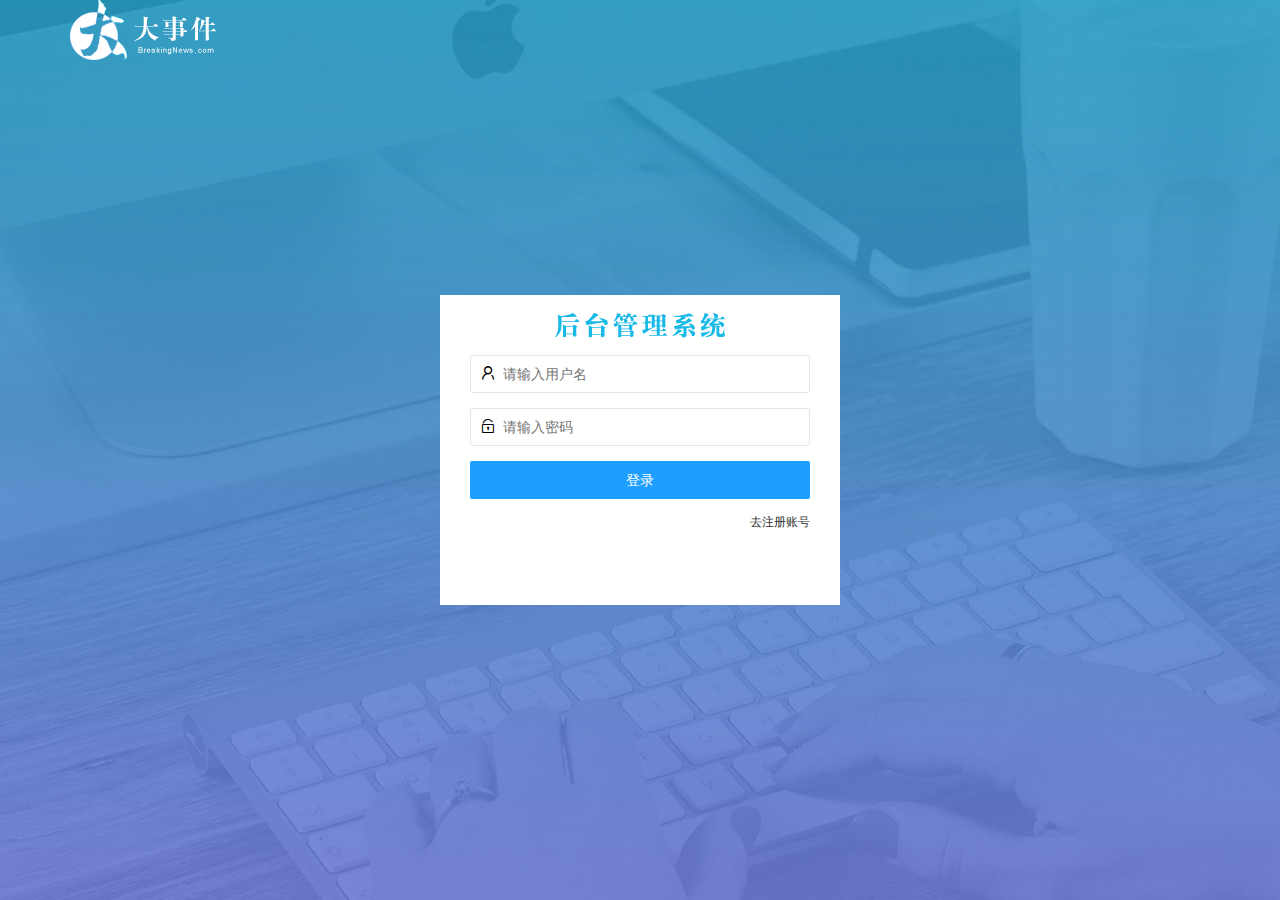
<file: login.html>
<!DOCTYPE html>
<html lang="en">


<head>
    <meta charset="UTF-8" />
    <meta name="viewport" content="width=device-width, initial-scale=1.0" />
    <title>大事件-登录/注册</title>
    <!-- 导入 LayUI 的样式 -->
    <link rel="stylesheet" href="/assets/lib/layui/css/layui.css" />
    <!-- 导入自己的样式表 -->
    <link rel="stylesheet" href=" /assets/css/login.css" />
</head>


<body>
    <!-- 头部的 Logo 区域 -->
    <div class="layui-main">
        <img src="/assets/images/logo.png" alt="" />
    </div>


    <!-- 登录注册区域 -->
    <div class="loginAndRegBox">
        <div class="title-box"></div>
        <!-- 登录的div -->
        <div class="login-box">
            <!-- 登录的表单 -->
            <form class="layui-form" action="" id="form_login">
                <!-- 用户名 -->
                <div class="layui-form-item">
                    <i class="layui-icon layui-icon-username"></i>
                    <input type="text" name="username" required lay-verify="required" placeholder="请输入用户名" autocomplete="off" class="layui-input" />
                </div>
                <!-- 密码 -->
                <div class="layui-form-item">
                    <i class="layui-icon layui-icon-password"></i>
                    <input type="password" name="password" required lay-verify="required|pwd" placeholder="请输入密码" autocomplete="off" class="layui-input" />
                </div>
                <!-- 登录按钮 -->
                <div class="layui-form-item">
                    <!-- 注意：表单提交按钮和普通按钮的区别，就是 lay-submit 属性 -->
                    <button class="layui-btn layui-btn-fluid layui-btn-normal" lay-submit>登录</button>
                </div>
                <div class="layui-form-item links">
                    <a href="javascript:;" id="link_reg">去注册账号</a>
                </div>
            </form>
        </div>
        <!-- 注册的div -->
        <div class="reg-box">
            <!-- 注册的表单 -->
            <form class="layui-form" action="" id="form_reg">
                <!-- 用户名 -->
                <div class="layui-form-item">
                    <i class="layui-icon layui-icon-username"></i>
                    <input type="text" name="username" required lay-verify="required" placeholder="请输入用户名" autocomplete="off" class="layui-input" />
                </div>
                <!-- 密码 -->
                <div class="layui-form-item">
                    <i class="layui-icon layui-icon-password"></i>
                    <input type="password" name="password" required lay-verify="required|pwd" placeholder="请输入密码" autocomplete="off" class="layui-input" />
                </div>
                <!-- 密码确认框 -->
                <div class="layui-form-item">
                    <i class="layui-icon layui-icon-password"></i>
                    <input type="password" name="repassword" required lay-verify="required|pwd|repwd" placeholder="再次确认密码" autocomplete="off" class="layui-input" />
                </div>
                <!-- 注册按钮 -->
                <div class="layui-form-item">
                    <!-- 注意：表单提交按钮和普通按钮的区别，就是 lay-submit 属性 -->
                    <button class="layui-btn layui-btn-fluid layui-btn-normal" lay-submit>注册</button>
                </div>
                <div class="layui-form-item links">
                    <a href="javascript:;" id="link_login">去登录</a>
                </div>
            </form>
        </div>
    </div>
    <script src="/assets/lib/layui/layui.all.js"></script>
    <script src="/assets/lib/jquery.js"></script>
    <script src="/assets/js/baseApi.js"></script>
    <script src="/assets/js/login.js"></script>
</body>


</html>
</file>
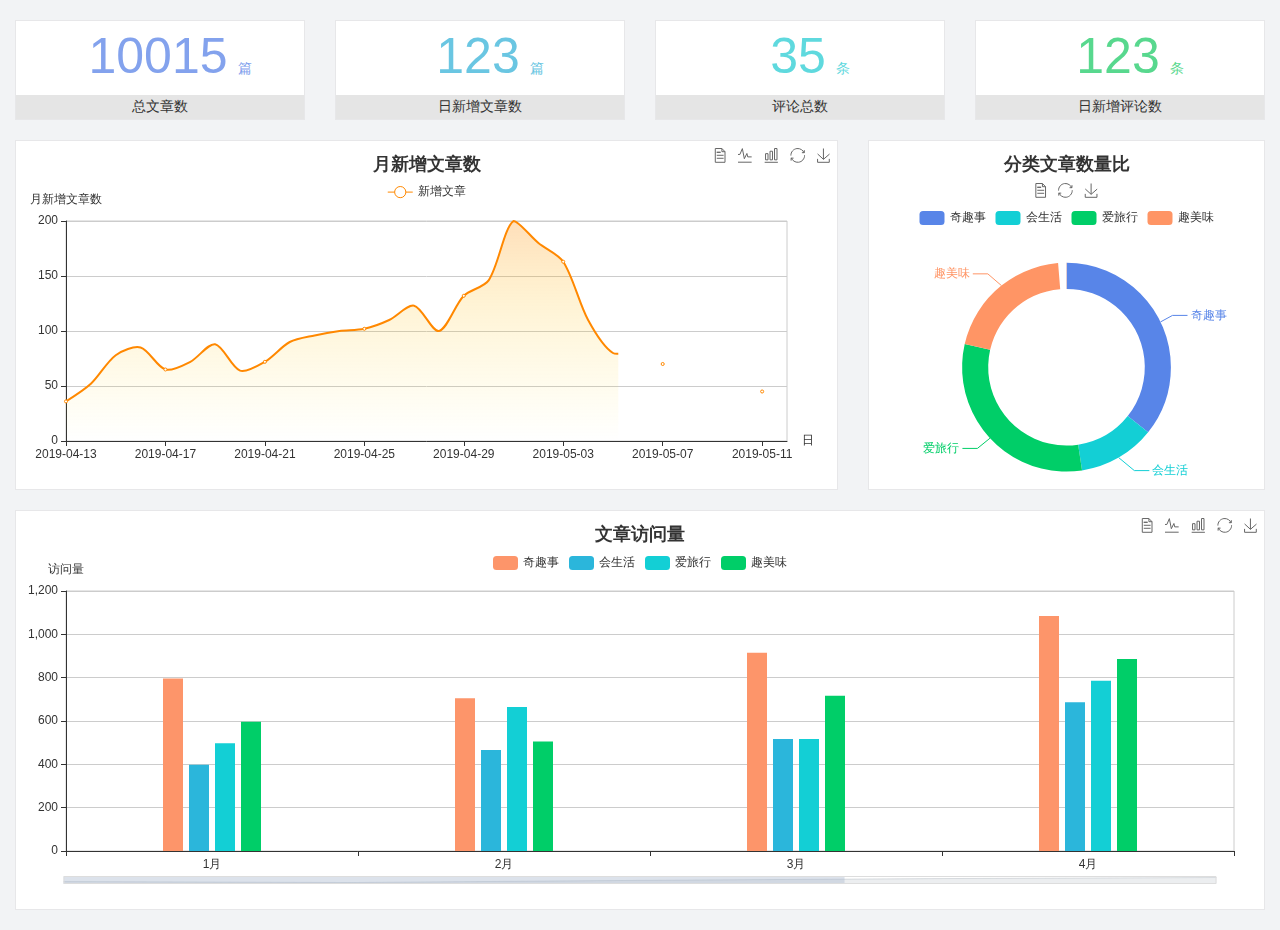
<file: home/dashboard.html>
<!DOCTYPE html>
<html lang="en">

<head>
  <meta charset="UTF-8">
  <meta name="viewport" content="width=device-width, initial-scale=1.0">
  <meta http-equiv="X-UA-Compatible" content="ie=edge">
  <title>图表统计</title>
  <link rel="stylesheet" href="../../assets/lib/bootstrap.css" />
  <link rel="stylesheet" href="../../assets/lib/main.css" />
  <script src="../../assets/lib/jquery.js"></script>
  <script type="text/javascript" src="../../assets/lib/echarts.min.js"></script>
</head>

<body>
  <div class="container-fluid">
    <div class="row spannel_list">
      <div class="col-sm-3 col-xs-6">
        <div class="spannel">
          <em>10015</em><span>篇</span>
          <b>总文章数</b>
        </div>
      </div>
      <div class="col-sm-3 col-xs-6">
        <div class="spannel scolor01">
          <em>123</em><span>篇</span>
          <b>日新增文章数</b>
        </div>
      </div>
      <div class="col-sm-3 col-xs-6">
        <div class="spannel scolor02">
          <em>35</em><span>条</span>
          <b>评论总数</b>
        </div>
      </div>
      <div class="col-sm-3 col-xs-6">
        <div class="spannel scolor03">
          <em>123</em><span>条</span>
          <b>日新增评论数</b>
        </div>
      </div>
    </div>
  </div>

  <div class="container-fluid">
    <div class="row curve-pie">
      <div class="col-lg-8 col-md-8">
        <div class="gragh_pannel" id="curve_show"></div>
      </div>
      <div class="col-lg-4 col-md-4">
        <div class="gragh_pannel" id="pie_show"></div>
      </div>
    </div>
  </div>

  <div class="container-fluid">
    <div class="column_pannel" id="column_show"></div>
  </div>

  <script>
    var oChart = echarts.init(document.getElementById('curve_show'));
    var aList_all = [
      { 'count': 36, 'date': '2019-04-13' },
      { 'count': 52, 'date': '2019-04-14' },
      { 'count': 78, 'date': '2019-04-15' },
      { 'count': 85, 'date': '2019-04-16' },
      { 'count': 65, 'date': '2019-04-17' },
      { 'count': 72, 'date': '2019-04-18' },
      { 'count': 88, 'date': '2019-04-19' },
      { 'count': 64, 'date': '2019-04-20' },
      { 'count': 72, 'date': '2019-04-21' },
      { 'count': 90, 'date': '2019-04-22' },
      { 'count': 96, 'date': '2019-04-23' },
      { 'count': 100, 'date': '2019-04-24' },
      { 'count': 102, 'date': '2019-04-25' },
      { 'count': 110, 'date': '2019-04-26' },
      { 'count': 123, 'date': '2019-04-27' },
      { 'count': 100, 'date': '2019-04-28' },
      { 'count': 132, 'date': '2019-04-29' },
      { 'count': 146, 'date': '2019-04-30' },
      { 'count': 200, 'date': '2019-05-01' },
      { 'count': 180, 'date': '2019-05-02' },
      { 'count': 163, 'date': '2019-05-03' },
      { 'count': 110, 'date': '2019-05-04' },
      { 'count': 80, 'date': '2019-05-05' },
      { 'count': 82, 'date': '2019-05-06' },
      { 'count': 70, 'date': '2019-05-07' },
      { 'count': 65, 'date': '2019-05-08' },
      { 'count': 54, 'date': '2019-05-09' },
      { 'count': 40, 'date': '2019-05-10' },
      { 'count': 45, 'date': '2019-05-11' },
      { 'count': 38, 'date': '2019-05-12' },
    ];

    let aCount = [];
    let aDate = [];

    for (var i = 0; i < aList_all.length; i++) {
      aCount.push(aList_all[i].count);
      aDate.push(aList_all[i].date);
    }

    var chartopt = {
      title: {
        text: '月新增文章数',
        left: 'center',
        top: '10'
      },
      tooltip: {
        trigger: 'axis'
      },
      legend: {
        data: ['新增文章'],
        top: '40'
      },
      toolbox: {
        show: true,
        feature: {
          mark: { show: true },
          dataView: { show: true, readOnly: false },
          magicType: { show: true, type: ['line', 'bar'] },
          restore: { show: true },
          saveAsImage: { show: true }
        }
      },
      calculable: true,
      xAxis: [
        {
          name: '日',
          type: 'category',
          boundaryGap: false,
          data: aDate
        }
      ],
      yAxis: [
        {
          name: '月新增文章数',
          type: 'value'
        }
      ],
      series: [
        {
          name: '新增文章',
          type: 'line',
          smooth: true,
          itemStyle: { normal: { areaStyle: { type: 'default' }, color: '#f80' }, lineStyle: { color: '#f80' } },
          data: aCount
        }],
      areaStyle: {
        normal: {
          color: new echarts.graphic.LinearGradient(0, 0, 0, 1, [{
            offset: 0,
            color: 'rgba(255,136,0,0.39)'
          }, {
            offset: .34,
            color: 'rgba(255,180,0,0.25)'
          }, {
            offset: 1,
            color: 'rgba(255,222,0,0.00)'
          }])

        }
      },
      grid: {
        show: true,
        x: 50,
        x2: 50,
        y: 80,
        height: 220
      }
    };

    oChart.setOption(chartopt);


    var oPie = echarts.init(document.getElementById('pie_show'));
    var oPieopt =
    {
      title: {
        top: 10,
        text: '分类文章数量比',
        x: 'center'
      },
      tooltip: {
        trigger: 'item',
        formatter: "{a} <br/>{b} : {c} ({d}%)"
      },
      color: ['#5885e8', '#13cfd5', '#00ce68', '#ff9565'],
      legend: {
        x: 'center',
        top: 65,
        data: ['奇趣事', '会生活', '爱旅行', '趣美味']
      },
      toolbox: {
        show: true,
        x: 'center',
        top: 35,
        feature: {
          mark: { show: true },
          dataView: { show: true, readOnly: false },
          magicType: {
            show: true,
            type: ['pie', 'funnel'],
            option: {
              funnel: {
                x: '25%',
                width: '50%',
                funnelAlign: 'left',
                max: 1548
              }
            }
          },
          restore: { show: true },
          saveAsImage: { show: true }
        }
      },
      calculable: true,
      series: [
        {
          name: '访问来源',
          type: 'pie',
          radius: ['45%', '60%'],
          center: ['50%', '65%'],
          data: [
            { value: 300, name: '奇趣事' },
            { value: 100, name: '会生活' },
            { value: 260, name: '爱旅行' },
            { value: 180, name: '趣美味' }
          ]
        }
      ]
    };
    oPie.setOption(oPieopt);



    var oColumn = this.echarts.init(document.getElementById('column_show'));
    var oColumnopt =
    {
      title: {
        text: '文章访问量',
        left: 'center',
        top: '10'
      },
      tooltip: {
        trigger: 'axis'
      },
      legend: {
        data: ['奇趣事', '会生活', '爱旅行', '趣美味'],
        top: '40'
      },
      toolbox: {
        show: true,
        feature: {
          mark: { show: true },
          dataView: { show: true, readOnly: false },
          magicType: { show: true, type: ['line', 'bar'] },
          restore: { show: true },
          saveAsImage: { show: true }
        }
      },
      calculable: true,
      xAxis: [
        {
          type: 'category',
          data: ['1月', '2月', '3月', '4月', '5月']
        }
      ],
      yAxis: [
        {
          name: '访问量',
          type: 'value'
        }
      ],
      series: [
        {
          name: '奇趣事',
          type: 'bar',
          barWidth: 20,
          itemStyle: {
            normal: { areaStyle: { type: 'default' }, color: '#fd956a' }
          },
          data: [800, 708, 920, 1090, 1200]
        },
        {
          name: '会生活',
          type: 'bar',
          barWidth: 20,
          itemStyle: {
            normal: { areaStyle: { type: 'default' }, color: '#2bb6db' }
          },
          data: [400, 468, 520, 690, 800]
        },
        {
          name: '爱旅行',
          type: 'bar',
          barWidth: 20,
          itemStyle: {
            normal: { areaStyle: { type: 'default' }, color: '#13cfd5' }
          },
          data: [500, 668, 520, 790, 900]
        },
        {
          name: '趣美味',
          type: 'bar',
          barWidth: 20,
          itemStyle: {
            normal: { areaStyle: { type: 'default' }, color: '#00ce68' }
          },
          data: [600, 508, 720, 890, 1000]
        }
      ],
      grid: {
        show: true,
        x: 50,
        x2: 30,
        y: 80,
        height: 260
      },
      dataZoom: [//给x轴设置滚动条
        {
          start: 0,//默认为0
          end: 100 - 1000 / 31,//默认为100
          type: 'slider',
          show: true,
          xAxisIndex: [0],
          handleSize: 0,//滑动条的 左右2个滑动条的大小
          height: 8,//组件高度
          left: 45, //左边的距离
          right: 50,//右边的距离
          bottom: 26,//右边的距离
          handleColor: '#ddd',//h滑动图标的颜色
          handleStyle: {
            borderColor: "#cacaca",
            borderWidth: "1",
            shadowBlur: 2,
            background: "#ddd",
            shadowColor: "#ddd",
          }
        }]
    };
    oColumn.setOption(oColumnopt);
  </script>
</body>

</html>
</file>
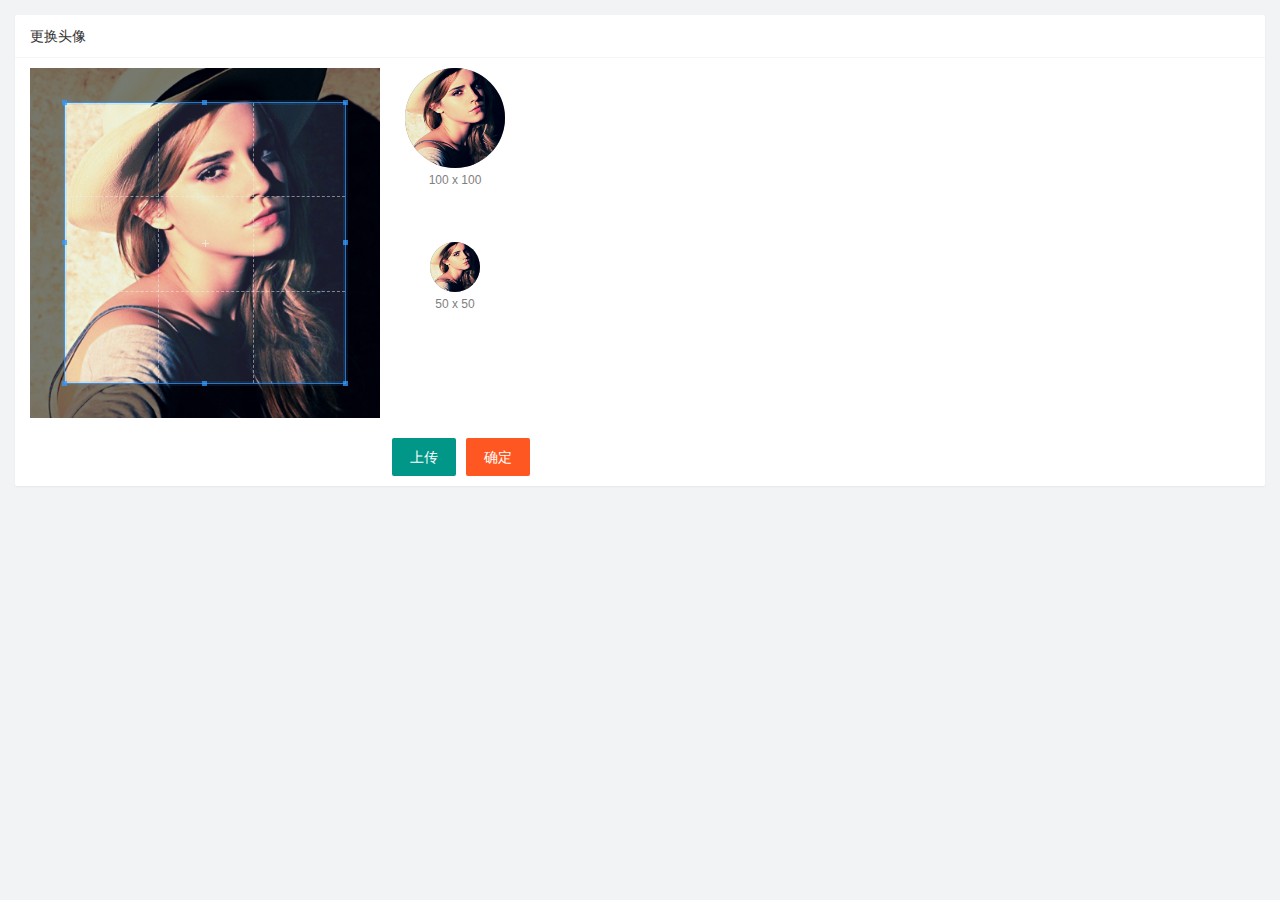
<file: user/user_avatar.html>
<!DOCTYPE html>
<html lang="en">

<head>
    <meta charset="UTF-8" />
    <meta name="viewport" content="width=device-width, initial-scale=1.0" />
    <title>Document</title>
    <link rel="stylesheet" href="/assets/lib/layui/css/layui.css" />
    <link rel="stylesheet" href="/assets/css/user/user_avatar.css" />
    <link rel="stylesheet" href="/assets/lib/cropper/cropper.css" />
</head>

<body>
    <!-- 卡片区域 -->
    <div class="layui-card">
        <div class="layui-card-header">更换头像</div>
        <div class="layui-card-body">
            <!-- 第一行的图片裁剪和预览区域 -->
            <div class="row1">
                <!-- 图片裁剪区域 -->
                <div class="cropper-box">
                    <!-- 这个 img 标签很重要，将来会把它初始化为裁剪区域 -->
                    <img id="image" src="/assets/images/sample.jpg" />
                </div>
                <!-- 图片的预览区域 -->
                <div class="preview-box">
                    <div>
                        <!-- 宽高为 100px 的预览区域 -->
                        <div class="img-preview w100"></div>
                        <p class="size">100 x 100</p>
                    </div>
                    <div>
                        <!-- 宽高为 50px 的预览区域 -->
                        <div class="img-preview w50"></div>
                        <p class="size">50 x 50</p>
                    </div>
                </div>
            </div>
            <!-- 第二行的按钮区域 -->
            <div class="row2">
                <input type="file" id="file" accept="image/png,image/jpeg" />
                <button type="button" class="layui-btn" id="btnChooseImage">上传</button>
                <button type="button" class="layui-btn layui-btn-danger" id="FKLdoubi">确定</button>
            </div>
        </div>
    </div>
</body>
<script src="/assets/lib/layui/layui.all.js"></script>
<script src="/assets/lib/jquery.js"></script>
<script src="/assets/lib/cropper/Cropper.js"></script>
<script src="/assets/js/baseApi.js"></SCRipt>
<script src="/assets/lib/cropper/jquery-cropper.js"></script>
<script src="/assets/js/user/user_avatar.js"></script>


</html>
</file>
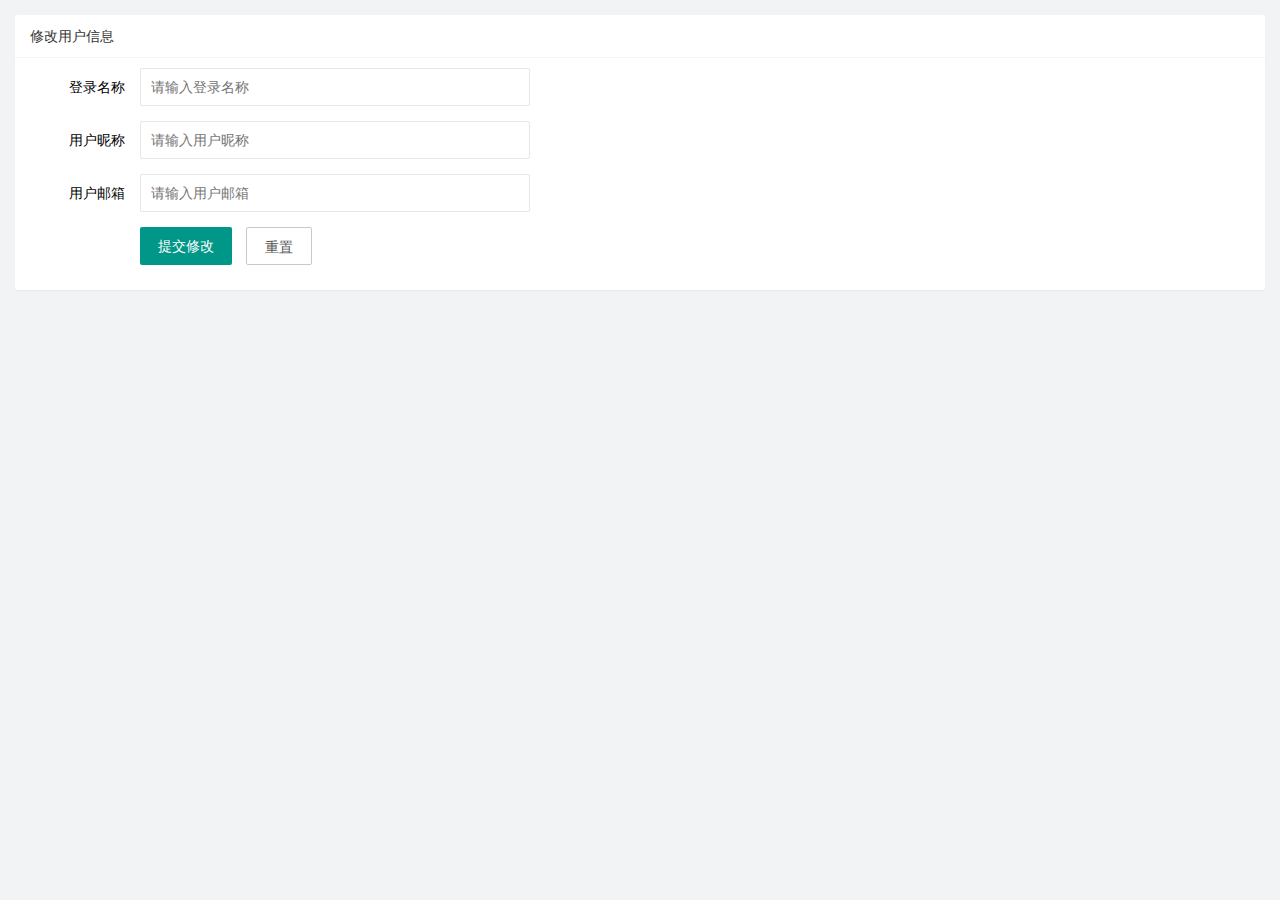
<file: user/user_info.html>
<!DOCTYPE html>
<html lang="en">

<head>
    <meta charset="UTF-8" />
    <meta name="viewport" content="width=device-width, initial-scale=1.0" />
    <title>Document</title>
    <!-- 导入 layui 的样式 -->
    <link rel="stylesheet" href="/assets/lib/layui/css/layui.css" />
    <!-- 导入自己的样式 -->
    <link rel="stylesheet" href="/assets/css/user/user_info.css" />
</head>

<body>
    <!-- 卡片区域 -->
    <div class="layui-card">
        <div class="layui-card-header">修改用户信息</div>
        <div class="layui-card-body">
            <!-- form 表单区域 -->
            <form class="layui-form" lay-filter="formUserInfo">
                <!-- 这是隐藏域 -->
                <input type="hidden" name="id" value="" />
                <div class="layui-form-item">
                    <label class="layui-form-label">登录名称</label>
                    <div class="layui-input-block">
                        <input type="text" name="username" required lay-verify="required" placeholder="请输入登录名称" autocomplete="off" class="layui-input" readonly />
                    </div>
                </div>
                <div class="layui-form-item">
                    <label class="layui-form-label">用户昵称</label>
                    <div class="layui-input-block">
                        <input type="text" name="nickname" required lay-verify="required|nickname" placeholder="请输入用户昵称" autocomplete="off" class="layui-input" />
                    </div>
                </div>
                <div class="layui-form-item">
                    <label class="layui-form-label">用户邮箱</label>
                    <div class="layui-input-block">
                        <input type="text" name="email" required lay-verify="required|email" placeholder="请输入用户邮箱" autocomplete="off" class="layui-input" />
                    </div>
                </div>
                <div class="layui-form-item">
                    <div class="layui-input-block">
                        <button class="layui-btn" lay-submit lay-filter="formDemo">提交修改</button>
                        <button class="layui-btn layui-btn-primary">重置</button>
                    </div>
                </div>
            </form>
        </div>
    </div>
</body>
<!-- 导入 layui 的 js -->
<script src="/assets/lib/layui/layui.all.js"></script>
<!-- 导入 jquery -->
<script src="/assets/lib/jquery.js"></script>
<!-- 导入baseApi -->
<script src="/assets/js/baseApi.js"></script>
<!-- 导入自己的 js -->
<script src="/assets/js/user/user_info.js"></script>

</html>
</file>
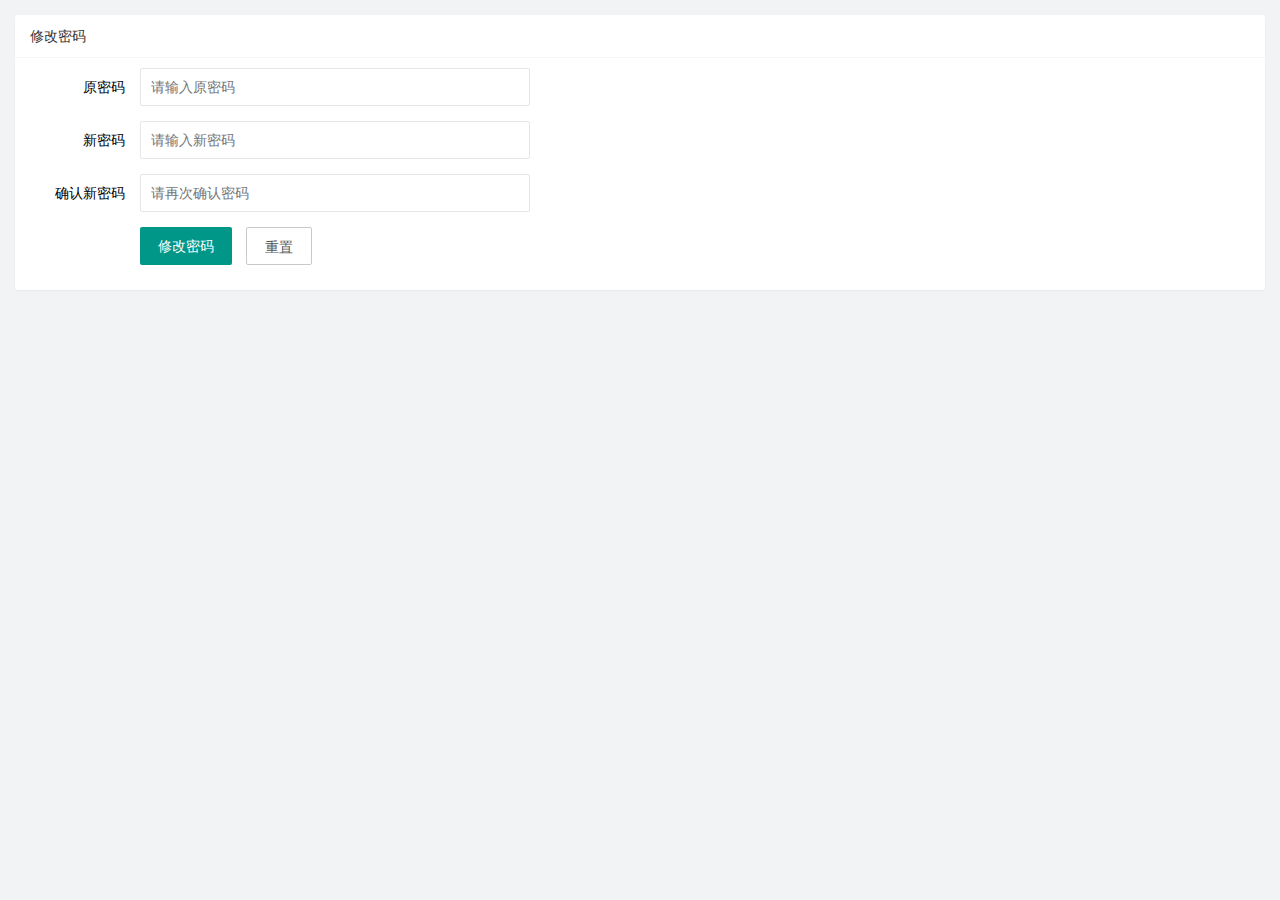
<file: user/user_pwd.html>
<!DOCTYPE html>
<html lang="en">

<head>
    <meta charset="UTF-8" />
    <meta name="viewport" content="width=device-width, initial-scale=1.0" />
    <title>Document</title>
    <link rel="stylesheet" href="/assets/lib/layui/css/layui.css" />
    <link rel="stylesheet" href="/assets/css/user/user_pwd.css" />
</head>

<body>
    <!-- 卡片区域 -->
    <div class="layui-card">
        <div class="layui-card-header">修改密码</div>
        <div class="layui-card-body">
            <form class="layui-form">
                <div class="layui-form-item">
                    <label class="layui-form-label">原密码</label>
                    <div class="layui-input-block">
                        <input type="password" name="oldPwd" required lay-verify="required|pwd" placeholder="请输入原密码" autocomplete="off" class="layui-input" />
                    </div>
                </div>
                <div class="layui-form-item">
                    <label class="layui-form-label">新密码</label>
                    <div class="layui-input-block">
                        <input type="password" name="newPwd" required lay-verify="required|pwd|samePwd" placeholder="请输入新密码" autocomplete="off" class="layui-input" />
                    </div>
                </div>
                <div class="layui-form-item">
                    <label class="layui-form-label">确认新密码</label>
                    <div class="layui-input-block">
                        <input type="password" name="rePwd" required lay-verify="required|pwd|samePwd|rePwd" placeholder="请再次确认密码" autocomplete="off" class="layui-input" />
                    </div>
                </div>
                <div class="layui-form-item">
                    <div class="layui-input-block">
                        <button class="layui-btn" lay-submit lay-filter="formDemo">修改密码</button>
                        <button type="reset" class="layui-btn layui-btn-primary">重置</button>
                    </div>
                </div>
            </form>
        </div>
    </div>
    <script src="/assets/lib/layui/layui.all.js"></script>
    <script src="/assets/lib/jquery.js"></script>
    <script src="/assets/js/baseApi.js"></script>
    <script src="/assets/js/user/user_pwd.js"></script>
</body>

</html>
</file>
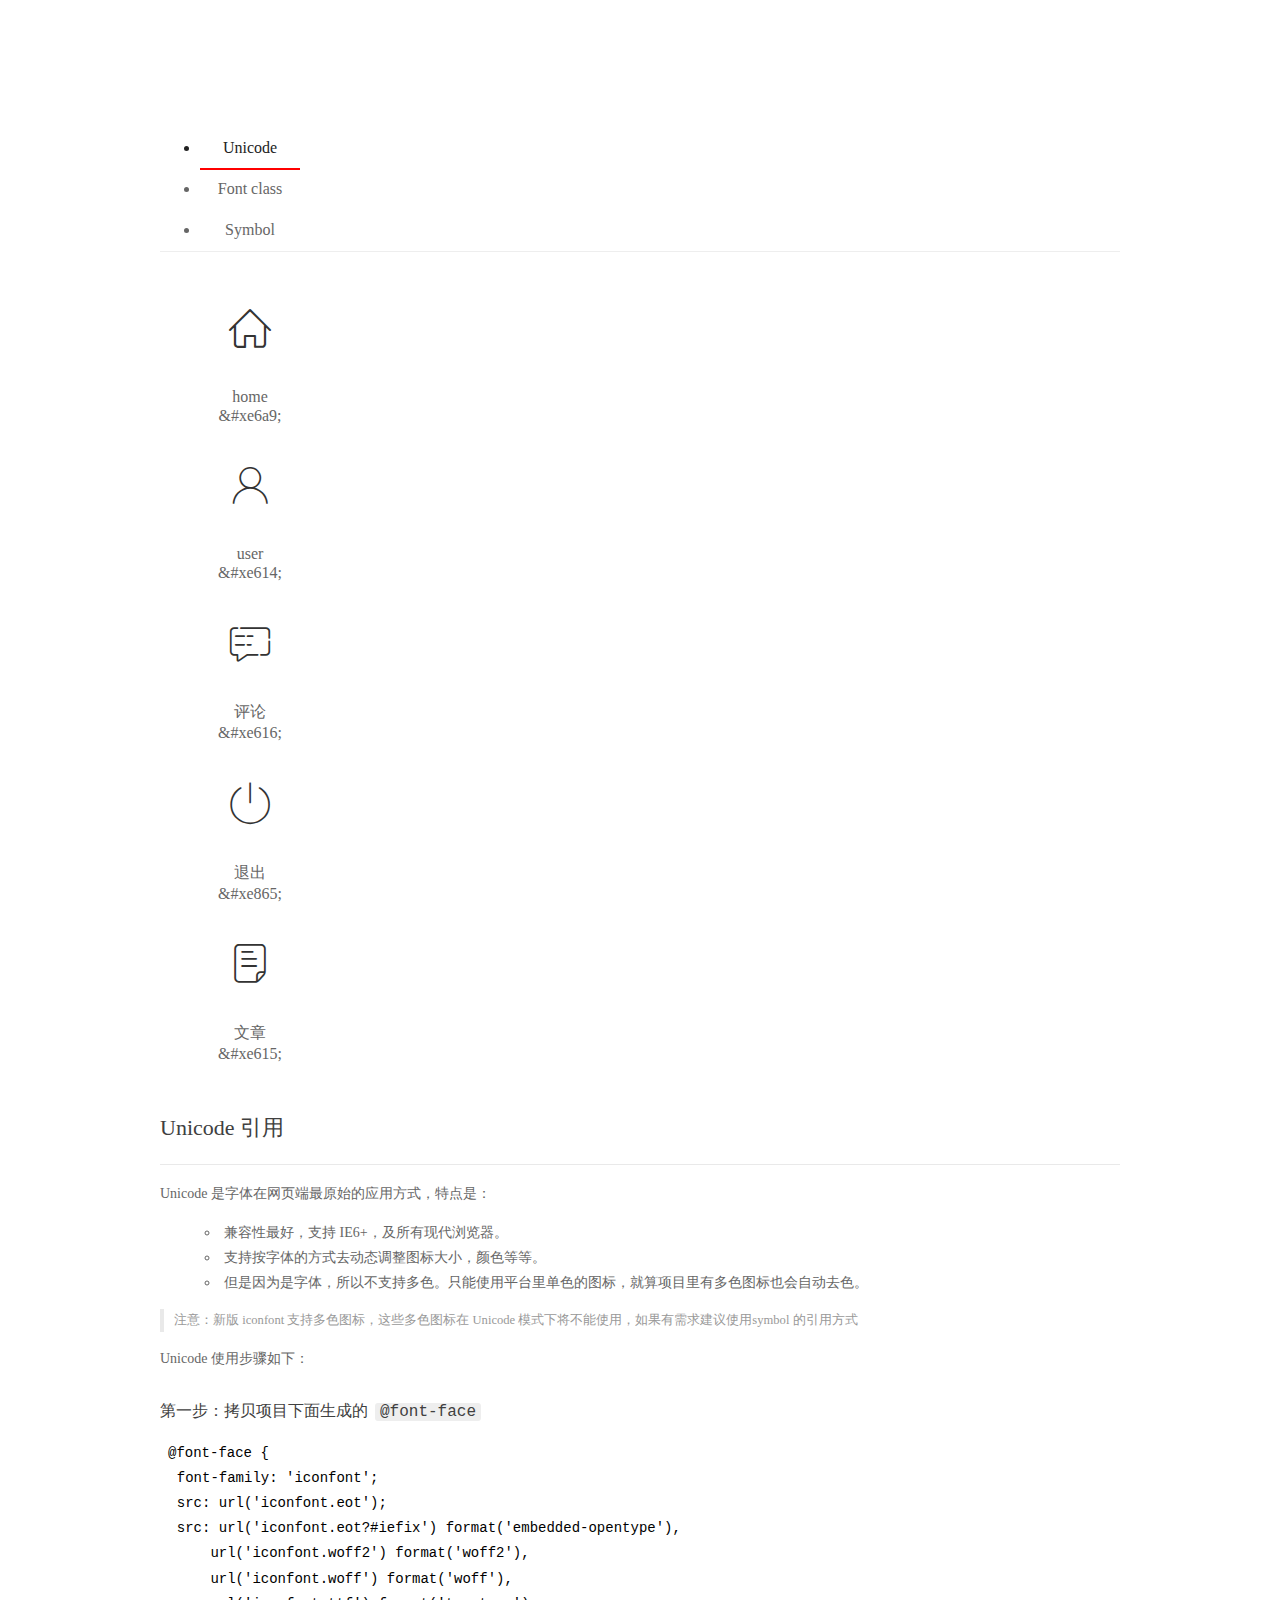
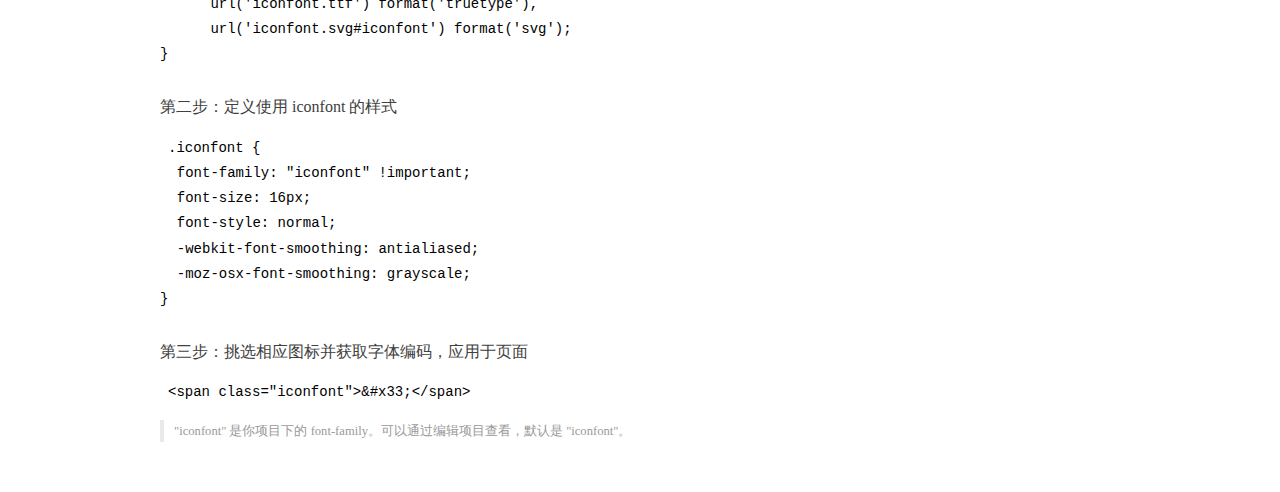
<file: assets/fonts/demo_index.html>
<!DOCTYPE html>
<html>
<head>
  <meta charset="utf-8"/>
  <title>IconFont Demo</title>
  <link rel="shortcut icon" href="https://gtms04.alicdn.com/tps/i4/TB1_oz6GVXXXXaFXpXXJDFnIXXX-64-64.ico" type="image/x-icon"/>
  <link rel="stylesheet" href="https://g.alicdn.com/thx/cube/1.3.2/cube.min.css">
  <link rel="stylesheet" href="demo.css">
  <link rel="stylesheet" href="iconfont.css">
  <script src="iconfont.js"></script>
  <!-- jQuery -->
  <script src="https://a1.alicdn.com/oss/uploads/2018/12/26/7bfddb60-08e8-11e9-9b04-53e73bb6408b.js"></script>
  <!-- 代码高亮 -->
  <script src="https://a1.alicdn.com/oss/uploads/2018/12/26/a3f714d0-08e6-11e9-8a15-ebf944d7534c.js"></script>
</head>
<body>
  <div class="main">
    <h1 class="logo"><a href="https://www.iconfont.cn/" title="iconfont 首页" target="_blank">&#xe86b;</a></h1>
    <div class="nav-tabs">
      <ul id="tabs" class="dib-box">
        <li class="dib active"><span>Unicode</span></li>
        <li class="dib"><span>Font class</span></li>
        <li class="dib"><span>Symbol</span></li>
      </ul>
      
    </div>
    <div class="tab-container">
      <div class="content unicode" style="display: block;">
          <ul class="icon_lists dib-box">
          
            <li class="dib">
              <span class="icon iconfont">&#xe6a9;</span>
                <div class="name">home</div>
                <div class="code-name">&amp;#xe6a9;</div>
              </li>
          
            <li class="dib">
              <span class="icon iconfont">&#xe614;</span>
                <div class="name">user</div>
                <div class="code-name">&amp;#xe614;</div>
              </li>
          
            <li class="dib">
              <span class="icon iconfont">&#xe616;</span>
                <div class="name">评论</div>
                <div class="code-name">&amp;#xe616;</div>
              </li>
          
            <li class="dib">
              <span class="icon iconfont">&#xe865;</span>
                <div class="name">退出</div>
                <div class="code-name">&amp;#xe865;</div>
              </li>
          
            <li class="dib">
              <span class="icon iconfont">&#xe615;</span>
                <div class="name">文章</div>
                <div class="code-name">&amp;#xe615;</div>
              </li>
          
          </ul>
          <div class="article markdown">
          <h2 id="unicode-">Unicode 引用</h2>
          <hr>

          <p>Unicode 是字体在网页端最原始的应用方式，特点是：</p>
          <ul>
            <li>兼容性最好，支持 IE6+，及所有现代浏览器。</li>
            <li>支持按字体的方式去动态调整图标大小，颜色等等。</li>
            <li>但是因为是字体，所以不支持多色。只能使用平台里单色的图标，就算项目里有多色图标也会自动去色。</li>
          </ul>
          <blockquote>
            <p>注意：新版 iconfont 支持多色图标，这些多色图标在 Unicode 模式下将不能使用，如果有需求建议使用symbol 的引用方式</p>
          </blockquote>
          <p>Unicode 使用步骤如下：</p>
          <h3 id="-font-face">第一步：拷贝项目下面生成的 <code>@font-face</code></h3>
<pre><code class="language-css"
>@font-face {
  font-family: 'iconfont';
  src: url('iconfont.eot');
  src: url('iconfont.eot?#iefix') format('embedded-opentype'),
      url('iconfont.woff2') format('woff2'),
      url('iconfont.woff') format('woff'),
      url('iconfont.ttf') format('truetype'),
      url('iconfont.svg#iconfont') format('svg');
}
</code></pre>
          <h3 id="-iconfont-">第二步：定义使用 iconfont 的样式</h3>
<pre><code class="language-css"
>.iconfont {
  font-family: "iconfont" !important;
  font-size: 16px;
  font-style: normal;
  -webkit-font-smoothing: antialiased;
  -moz-osx-font-smoothing: grayscale;
}
</code></pre>
          <h3 id="-">第三步：挑选相应图标并获取字体编码，应用于页面</h3>
<pre>
<code class="language-html"
>&lt;span class="iconfont"&gt;&amp;#x33;&lt;/span&gt;
</code></pre>
          <blockquote>
            <p>"iconfont" 是你项目下的 font-family。可以通过编辑项目查看，默认是 "iconfont"。</p>
          </blockquote>
          </div>
      </div>
      <div class="content font-class">
        <ul class="icon_lists dib-box">
          
          <li class="dib">
            <span class="icon iconfont icon-home"></span>
            <div class="name">
              home
            </div>
            <div class="code-name">.icon-home
            </div>
          </li>
          
          <li class="dib">
            <span class="icon iconfont icon-user"></span>
            <div class="name">
              user
            </div>
            <div class="code-name">.icon-user
            </div>
          </li>
          
          <li class="dib">
            <span class="icon iconfont icon-pinglun"></span>
            <div class="name">
              评论
            </div>
            <div class="code-name">.icon-pinglun
            </div>
          </li>
          
          <li class="dib">
            <span class="icon iconfont icon-tuichu"></span>
            <div class="name">
              退出
            </div>
            <div class="code-name">.icon-tuichu
            </div>
          </li>
          
          <li class="dib">
            <span class="icon iconfont icon-16"></span>
            <div class="name">
              文章
            </div>
            <div class="code-name">.icon-16
            </div>
          </li>
          
        </ul>
        <div class="article markdown">
        <h2 id="font-class-">font-class 引用</h2>
        <hr>

        <p>font-class 是 Unicode 使用方式的一种变种，主要是解决 Unicode 书写不直观，语意不明确的问题。</p>
        <p>与 Unicode 使用方式相比，具有如下特点：</p>
        <ul>
          <li>兼容性良好，支持 IE8+，及所有现代浏览器。</li>
          <li>相比于 Unicode 语意明确，书写更直观。可以很容易分辨这个 icon 是什么。</li>
          <li>因为使用 class 来定义图标，所以当要替换图标时，只需要修改 class 里面的 Unicode 引用。</li>
          <li>不过因为本质上还是使用的字体，所以多色图标还是不支持的。</li>
        </ul>
        <p>使用步骤如下：</p>
        <h3 id="-fontclass-">第一步：引入项目下面生成的 fontclass 代码：</h3>
<pre><code class="language-html">&lt;link rel="stylesheet" href="./iconfont.css"&gt;
</code></pre>
        <h3 id="-">第二步：挑选相应图标并获取类名，应用于页面：</h3>
<pre><code class="language-html">&lt;span class="iconfont icon-xxx"&gt;&lt;/span&gt;
</code></pre>
        <blockquote>
          <p>"
            iconfont" 是你项目下的 font-family。可以通过编辑项目查看，默认是 "iconfont"。</p>
        </blockquote>
      </div>
      </div>
      <div class="content symbol">
          <ul class="icon_lists dib-box">
          
            <li class="dib">
                <svg class="icon svg-icon" aria-hidden="true">
                  <use xlink:href="#icon-home"></use>
                </svg>
                <div class="name">home</div>
                <div class="code-name">#icon-home</div>
            </li>
          
            <li class="dib">
                <svg class="icon svg-icon" aria-hidden="true">
                  <use xlink:href="#icon-user"></use>
                </svg>
                <div class="name">user</div>
                <div class="code-name">#icon-user</div>
            </li>
          
            <li class="dib">
                <svg class="icon svg-icon" aria-hidden="true">
                  <use xlink:href="#icon-pinglun"></use>
                </svg>
                <div class="name">评论</div>
                <div class="code-name">#icon-pinglun</div>
            </li>
          
            <li class="dib">
                <svg class="icon svg-icon" aria-hidden="true">
                  <use xlink:href="#icon-tuichu"></use>
                </svg>
                <div class="name">退出</div>
                <div class="code-name">#icon-tuichu</div>
            </li>
          
            <li class="dib">
                <svg class="icon svg-icon" aria-hidden="true">
                  <use xlink:href="#icon-16"></use>
                </svg>
                <div class="name">文章</div>
                <div class="code-name">#icon-16</div>
            </li>
          
          </ul>
          <div class="article markdown">
          <h2 id="symbol-">Symbol 引用</h2>
          <hr>

          <p>这是一种全新的使用方式，应该说这才是未来的主流，也是平台目前推荐的用法。相关介绍可以参考这篇<a href="">文章</a>
            这种用法其实是做了一个 SVG 的集合，与另外两种相比具有如下特点：</p>
          <ul>
            <li>支持多色图标了，不再受单色限制。</li>
            <li>通过一些技巧，支持像字体那样，通过 <code>font-size</code>, <code>color</code> 来调整样式。</li>
            <li>兼容性较差，支持 IE9+，及现代浏览器。</li>
            <li>浏览器渲染 SVG 的性能一般，还不如 png。</li>
          </ul>
          <p>使用步骤如下：</p>
          <h3 id="-symbol-">第一步：引入项目下面生成的 symbol 代码：</h3>
<pre><code class="language-html">&lt;script src="./iconfont.js"&gt;&lt;/script&gt;
</code></pre>
          <h3 id="-css-">第二步：加入通用 CSS 代码（引入一次就行）：</h3>
<pre><code class="language-html">&lt;style&gt;
.icon {
  width: 1em;
  height: 1em;
  vertical-align: -0.15em;
  fill: currentColor;
  overflow: hidden;
}
&lt;/style&gt;
</code></pre>
          <h3 id="-">第三步：挑选相应图标并获取类名，应用于页面：</h3>
<pre><code class="language-html">&lt;svg class="icon" aria-hidden="true"&gt;
  &lt;use xlink:href="#icon-xxx"&gt;&lt;/use&gt;
&lt;/svg&gt;
</code></pre>
          </div>
      </div>

    </div>
  </div>
  <script>
  $(document).ready(function () {
      $('.tab-container .content:first').show()

      $('#tabs li').click(function (e) {
        var tabContent = $('.tab-container .content')
        var index = $(this).index()

        if ($(this).hasClass('active')) {
          return
        } else {
          $('#tabs li').removeClass('active')
          $(this).addClass('active')

          tabContent.hide().eq(index).fadeIn()
        }
      })
    })
  </script>
</body>
</html>
</file>
<file: assets/lib/layui/css/layui.css>
/** layui-v2.5.5 MIT License By https://www.layui.com */
 .layui-inline,img{display:inline-block;vertical-align:middle}h1,h2,h3,h4,h5,h6{font-weight:400}.layui-edge,.layui-header,.layui-inline,.layui-main{position:relative}.layui-body,.layui-edge,.layui-elip{overflow:hidden}.layui-btn,.layui-edge,.layui-inline,img{vertical-align:middle}.layui-btn,.layui-disabled,.layui-icon,.layui-unselect{-moz-user-select:none;-webkit-user-select:none;-ms-user-select:none}.layui-elip,.layui-form-checkbox span,.layui-form-pane .layui-form-label{text-overflow:ellipsis;white-space:nowrap}.layui-breadcrumb,.layui-tree-btnGroup{visibility:hidden}blockquote,body,button,dd,div,dl,dt,form,h1,h2,h3,h4,h5,h6,input,li,ol,p,pre,td,textarea,th,ul{margin:0;padding:0;-webkit-tap-highlight-color:rgba(0,0,0,0)}a:active,a:hover{outline:0}img{border:none}li{list-style:none}table{border-collapse:collapse;border-spacing:0}h4,h5,h6{font-size:100%}button,input,optgroup,option,select,textarea{font-family:inherit;font-size:inherit;font-style:inherit;font-weight:inherit;outline:0}pre{white-space:pre-wrap;white-space:-moz-pre-wrap;white-space:-pre-wrap;white-space:-o-pre-wrap;word-wrap:break-word}body{line-height:24px;font:14px Helvetica Neue,Helvetica,PingFang SC,Tahoma,Arial,sans-serif}hr{height:1px;margin:10px 0;border:0;clear:both}a{color:#333;text-decoration:none}a:hover{color:#777}a cite{font-style:normal;*cursor:pointer}.layui-border-box,.layui-border-box *{box-sizing:border-box}.layui-box,.layui-box *{box-sizing:content-box}.layui-clear{clear:both;*zoom:1}.layui-clear:after{content:'\20';clear:both;*zoom:1;display:block;height:0}.layui-inline{*display:inline;*zoom:1}.layui-edge{display:inline-block;width:0;height:0;border-width:6px;border-style:dashed;border-color:transparent}.layui-edge-top{top:-4px;border-bottom-color:#999;border-bottom-style:solid}.layui-edge-right{border-left-color:#999;border-left-style:solid}.layui-edge-bottom{top:2px;border-top-color:#999;border-top-style:solid}.layui-edge-left{border-right-color:#999;border-right-style:solid}.layui-disabled,.layui-disabled:hover{color:#d2d2d2!important;cursor:not-allowed!important}.layui-circle{border-radius:100%}.layui-show{display:block!important}.layui-hide{display:none!important}@font-face{font-family:layui-icon;src:url(../font/iconfont.eot?v=250);src:url(../font/iconfont.eot?v=250#iefix) format('embedded-opentype'),url(../font/iconfont.woff2?v=250) format('woff2'),url(../font/iconfont.woff?v=250) format('woff'),url(../font/iconfont.ttf?v=250) format('truetype'),url(../font/iconfont.svg?v=250#layui-icon) format('svg')}.layui-icon{font-family:layui-icon!important;font-size:16px;font-style:normal;-webkit-font-smoothing:antialiased;-moz-osx-font-smoothing:grayscale}.layui-icon-reply-fill:before{content:"\e611"}.layui-icon-set-fill:before{content:"\e614"}.layui-icon-menu-fill:before{content:"\e60f"}.layui-icon-search:before{content:"\e615"}.layui-icon-share:before{content:"\e641"}.layui-icon-set-sm:before{content:"\e620"}.layui-icon-engine:before{content:"\e628"}.layui-icon-close:before{content:"\1006"}.layui-icon-close-fill:before{content:"\1007"}.layui-icon-chart-screen:before{content:"\e629"}.layui-icon-star:before{content:"\e600"}.layui-icon-circle-dot:before{content:"\e617"}.layui-icon-chat:before{content:"\e606"}.layui-icon-release:before{content:"\e609"}.layui-icon-list:before{content:"\e60a"}.layui-icon-chart:before{content:"\e62c"}.layui-icon-ok-circle:before{content:"\1005"}.layui-icon-layim-theme:before{content:"\e61b"}.layui-icon-table:before{content:"\e62d"}.layui-icon-right:before{content:"\e602"}.layui-icon-left:before{content:"\e603"}.layui-icon-cart-simple:before{content:"\e698"}.layui-icon-face-cry:before{content:"\e69c"}.layui-icon-face-smile:before{content:"\e6af"}.layui-icon-survey:before{content:"\e6b2"}.layui-icon-tree:before{content:"\e62e"}.layui-icon-upload-circle:before{content:"\e62f"}.layui-icon-add-circle:before{content:"\e61f"}.layui-icon-download-circle:before{content:"\e601"}.layui-icon-templeate-1:before{content:"\e630"}.layui-icon-util:before{content:"\e631"}.layui-icon-face-surprised:before{content:"\e664"}.layui-icon-edit:before{content:"\e642"}.layui-icon-speaker:before{content:"\e645"}.layui-icon-down:before{content:"\e61a"}.layui-icon-file:before{content:"\e621"}.layui-icon-layouts:before{content:"\e632"}.layui-icon-rate-half:before{content:"\e6c9"}.layui-icon-add-circle-fine:before{content:"\e608"}.layui-icon-prev-circle:before{content:"\e633"}.layui-icon-read:before{content:"\e705"}.layui-icon-404:before{content:"\e61c"}.layui-icon-carousel:before{content:"\e634"}.layui-icon-help:before{content:"\e607"}.layui-icon-code-circle:before{content:"\e635"}.layui-icon-water:before{content:"\e636"}.layui-icon-username:before{content:"\e66f"}.layui-icon-find-fill:before{content:"\e670"}.layui-icon-about:before{content:"\e60b"}.layui-icon-location:before{content:"\e715"}.layui-icon-up:before{content:"\e619"}.layui-icon-pause:before{content:"\e651"}.layui-icon-date:before{content:"\e637"}.layui-icon-layim-uploadfile:before{content:"\e61d"}.layui-icon-delete:before{content:"\e640"}.layui-icon-play:before{content:"\e652"}.layui-icon-top:before{content:"\e604"}.layui-icon-friends:before{content:"\e612"}.layui-icon-refresh-3:before{content:"\e9aa"}.layui-icon-ok:before{content:"\e605"}.layui-icon-layer:before{content:"\e638"}.layui-icon-face-smile-fine:before{content:"\e60c"}.layui-icon-dollar:before{content:"\e659"}.layui-icon-group:before{content:"\e613"}.layui-icon-layim-download:before{content:"\e61e"}.layui-icon-picture-fine:before{content:"\e60d"}.layui-icon-link:before{content:"\e64c"}.layui-icon-diamond:before{content:"\e735"}.layui-icon-log:before{content:"\e60e"}.layui-icon-rate-solid:before{content:"\e67a"}.layui-icon-fonts-del:before{content:"\e64f"}.layui-icon-unlink:before{content:"\e64d"}.layui-icon-fonts-clear:before{content:"\e639"}.layui-icon-triangle-r:before{content:"\e623"}.layui-icon-circle:before{content:"\e63f"}.layui-icon-radio:before{content:"\e643"}.layui-icon-align-center:before{content:"\e647"}.layui-icon-align-right:before{content:"\e648"}.layui-icon-align-left:before{content:"\e649"}.layui-icon-loading-1:before{content:"\e63e"}.layui-icon-return:before{content:"\e65c"}.layui-icon-fonts-strong:before{content:"\e62b"}.layui-icon-upload:before{content:"\e67c"}.layui-icon-dialogue:before{content:"\e63a"}.layui-icon-video:before{content:"\e6ed"}.layui-icon-headset:before{content:"\e6fc"}.layui-icon-cellphone-fine:before{content:"\e63b"}.layui-icon-add-1:before{content:"\e654"}.layui-icon-face-smile-b:before{content:"\e650"}.layui-icon-fonts-html:before{content:"\e64b"}.layui-icon-form:before{content:"\e63c"}.layui-icon-cart:before{content:"\e657"}.layui-icon-camera-fill:before{content:"\e65d"}.layui-icon-tabs:before{content:"\e62a"}.layui-icon-fonts-code:before{content:"\e64e"}.layui-icon-fire:before{content:"\e756"}.layui-icon-set:before{content:"\e716"}.layui-icon-fonts-u:before{content:"\e646"}.layui-icon-triangle-d:before{content:"\e625"}.layui-icon-tips:before{content:"\e702"}.layui-icon-picture:before{content:"\e64a"}.layui-icon-more-vertical:before{content:"\e671"}.layui-icon-flag:before{content:"\e66c"}.layui-icon-loading:before{content:"\e63d"}.layui-icon-fonts-i:before{content:"\e644"}.layui-icon-refresh-1:before{content:"\e666"}.layui-icon-rmb:before{content:"\e65e"}.layui-icon-home:before{content:"\e68e"}.layui-icon-user:before{content:"\e770"}.layui-icon-notice:before{content:"\e667"}.layui-icon-login-weibo:before{content:"\e675"}.layui-icon-voice:before{content:"\e688"}.layui-icon-upload-drag:before{content:"\e681"}.layui-icon-login-qq:before{content:"\e676"}.layui-icon-snowflake:before{content:"\e6b1"}.layui-icon-file-b:before{content:"\e655"}.layui-icon-template:before{content:"\e663"}.layui-icon-auz:before{content:"\e672"}.layui-icon-console:before{content:"\e665"}.layui-icon-app:before{content:"\e653"}.layui-icon-prev:before{content:"\e65a"}.layui-icon-website:before{content:"\e7ae"}.layui-icon-next:before{content:"\e65b"}.layui-icon-component:before{content:"\e857"}.layui-icon-more:before{content:"\e65f"}.layui-icon-login-wechat:before{content:"\e677"}.layui-icon-shrink-right:before{content:"\e668"}.layui-icon-spread-left:before{content:"\e66b"}.layui-icon-camera:before{content:"\e660"}.layui-icon-note:before{content:"\e66e"}.layui-icon-refresh:before{content:"\e669"}.layui-icon-female:before{content:"\e661"}.layui-icon-male:before{content:"\e662"}.layui-icon-password:before{content:"\e673"}.layui-icon-senior:before{content:"\e674"}.layui-icon-theme:before{content:"\e66a"}.layui-icon-tread:before{content:"\e6c5"}.layui-icon-praise:before{content:"\e6c6"}.layui-icon-star-fill:before{content:"\e658"}.layui-icon-rate:before{content:"\e67b"}.layui-icon-template-1:before{content:"\e656"}.layui-icon-vercode:before{content:"\e679"}.layui-icon-cellphone:before{content:"\e678"}.layui-icon-screen-full:before{content:"\e622"}.layui-icon-screen-restore:before{content:"\e758"}.layui-icon-cols:before{content:"\e610"}.layui-icon-export:before{content:"\e67d"}.layui-icon-print:before{content:"\e66d"}.layui-icon-slider:before{content:"\e714"}.layui-icon-addition:before{content:"\e624"}.layui-icon-subtraction:before{content:"\e67e"}.layui-icon-service:before{content:"\e626"}.layui-icon-transfer:before{content:"\e691"}.layui-main{width:1140px;margin:0 auto}.layui-header{z-index:1000;height:60px}.layui-header a:hover{transition:all .5s;-webkit-transition:all .5s}.layui-side{position:fixed;left:0;top:0;bottom:0;z-index:999;width:200px;overflow-x:hidden}.layui-side-scroll{position:relative;width:220px;height:100%;overflow-x:hidden}.layui-body{position:absolute;left:200px;right:0;top:0;bottom:0;z-index:998;width:auto;overflow-y:auto;box-sizing:border-box}.layui-layout-body{overflow:hidden}.layui-layout-admin .layui-header{background-color:#23262E}.layui-layout-admin .layui-side{top:60px;width:200px;overflow-x:hidden}.layui-layout-admin .layui-body{position:fixed;top:60px;bottom:44px}.layui-layout-admin .layui-main{width:auto;margin:0 15px}.layui-layout-admin .layui-footer{position:fixed;left:200px;right:0;bottom:0;height:44px;line-height:44px;padding:0 15px;background-color:#eee}.layui-layout-admin .layui-logo{position:absolute;left:0;top:0;width:200px;height:100%;line-height:60px;text-align:center;color:#009688;font-size:16px}.layui-layout-admin .layui-header .layui-nav{background:0 0}.layui-layout-left{position:absolute!important;left:200px;top:0}.layui-layout-right{position:absolute!important;right:0;top:0}.layui-container{position:relative;margin:0 auto;padding:0 15px;box-sizing:border-box}.layui-fluid{position:relative;margin:0 auto;padding:0 15px}.layui-row:after,.layui-row:before{content:'';display:block;clear:both}.layui-col-lg1,.layui-col-lg10,.layui-col-lg11,.layui-col-lg12,.layui-col-lg2,.layui-col-lg3,.layui-col-lg4,.layui-col-lg5,.layui-col-lg6,.layui-col-lg7,.layui-col-lg8,.layui-col-lg9,.layui-col-md1,.layui-col-md10,.layui-col-md11,.layui-col-md12,.layui-col-md2,.layui-col-md3,.layui-col-md4,.layui-col-md5,.layui-col-md6,.layui-col-md7,.layui-col-md8,.layui-col-md9,.layui-col-sm1,.layui-col-sm10,.layui-col-sm11,.layui-col-sm12,.layui-col-sm2,.layui-col-sm3,.layui-col-sm4,.layui-col-sm5,.layui-col-sm6,.layui-col-sm7,.layui-col-sm8,.layui-col-sm9,.layui-col-xs1,.layui-col-xs10,.layui-col-xs11,.layui-col-xs12,.layui-col-xs2,.layui-col-xs3,.layui-col-xs4,.layui-col-xs5,.layui-col-xs6,.layui-col-xs7,.layui-col-xs8,.layui-col-xs9{position:relative;display:block;box-sizing:border-box}.layui-col-xs1,.layui-col-xs10,.layui-col-xs11,.layui-col-xs12,.layui-col-xs2,.layui-col-xs3,.layui-col-xs4,.layui-col-xs5,.layui-col-xs6,.layui-col-xs7,.layui-col-xs8,.layui-col-xs9{float:left}.layui-col-xs1{width:8.33333333%}.layui-col-xs2{width:16.66666667%}.layui-col-xs3{width:25%}.layui-col-xs4{width:33.33333333%}.layui-col-xs5{width:41.66666667%}.layui-col-xs6{width:50%}.layui-col-xs7{width:58.33333333%}.layui-col-xs8{width:66.66666667%}.layui-col-xs9{width:75%}.layui-col-xs10{width:83.33333333%}.layui-col-xs11{width:91.66666667%}.layui-col-xs12{width:100%}.layui-col-xs-offset1{margin-left:8.33333333%}.layui-col-xs-offset2{margin-left:16.66666667%}.layui-col-xs-offset3{margin-left:25%}.layui-col-xs-offset4{margin-left:33.33333333%}.layui-col-xs-offset5{margin-left:41.66666667%}.layui-col-xs-offset6{margin-left:50%}.layui-col-xs-offset7{margin-left:58.33333333%}.layui-col-xs-offset8{margin-left:66.66666667%}.layui-col-xs-offset9{margin-left:75%}.layui-col-xs-offset10{margin-left:83.33333333%}.layui-col-xs-offset11{margin-left:91.66666667%}.layui-col-xs-offset12{margin-left:100%}@media screen and (max-width:768px){.layui-hide-xs{display:none!important}.layui-show-xs-block{display:block!important}.layui-show-xs-inline{display:inline!important}.layui-show-xs-inline-block{display:inline-block!important}}@media screen and (min-width:768px){.layui-container{width:750px}.layui-hide-sm{display:none!important}.layui-show-sm-block{display:block!important}.layui-show-sm-inline{display:inline!important}.layui-show-sm-inline-block{display:inline-block!important}.layui-col-sm1,.layui-col-sm10,.layui-col-sm11,.layui-col-sm12,.layui-col-sm2,.layui-col-sm3,.layui-col-sm4,.layui-col-sm5,.layui-col-sm6,.layui-col-sm7,.layui-col-sm8,.layui-col-sm9{float:left}.layui-col-sm1{width:8.33333333%}.layui-col-sm2{width:16.66666667%}.layui-col-sm3{width:25%}.layui-col-sm4{width:33.33333333%}.layui-col-sm5{width:41.66666667%}.layui-col-sm6{width:50%}.layui-col-sm7{width:58.33333333%}.layui-col-sm8{width:66.66666667%}.layui-col-sm9{width:75%}.layui-col-sm10{width:83.33333333%}.layui-col-sm11{width:91.66666667%}.layui-col-sm12{width:100%}.layui-col-sm-offset1{margin-left:8.33333333%}.layui-col-sm-offset2{margin-left:16.66666667%}.layui-col-sm-offset3{margin-left:25%}.layui-col-sm-offset4{margin-left:33.33333333%}.layui-col-sm-offset5{margin-left:41.66666667%}.layui-col-sm-offset6{margin-left:50%}.layui-col-sm-offset7{margin-left:58.33333333%}.layui-col-sm-offset8{margin-left:66.66666667%}.layui-col-sm-offset9{margin-left:75%}.layui-col-sm-offset10{margin-left:83.33333333%}.layui-col-sm-offset11{margin-left:91.66666667%}.layui-col-sm-offset12{margin-left:100%}}@media screen and (min-width:992px){.layui-container{width:970px}.layui-hide-md{display:none!important}.layui-show-md-block{display:block!important}.layui-show-md-inline{display:inline!important}.layui-show-md-inline-block{display:inline-block!important}.layui-col-md1,.layui-col-md10,.layui-col-md11,.layui-col-md12,.layui-col-md2,.layui-col-md3,.layui-col-md4,.layui-col-md5,.layui-col-md6,.layui-col-md7,.layui-col-md8,.layui-col-md9{float:left}.layui-col-md1{width:8.33333333%}.layui-col-md2{width:16.66666667%}.layui-col-md3{width:25%}.layui-col-md4{width:33.33333333%}.layui-col-md5{width:41.66666667%}.layui-col-md6{width:50%}.layui-col-md7{width:58.33333333%}.layui-col-md8{width:66.66666667%}.layui-col-md9{width:75%}.layui-col-md10{width:83.33333333%}.layui-col-md11{width:91.66666667%}.layui-col-md12{width:100%}.layui-col-md-offset1{margin-left:8.33333333%}.layui-col-md-offset2{margin-left:16.66666667%}.layui-col-md-offset3{margin-left:25%}.layui-col-md-offset4{margin-left:33.33333333%}.layui-col-md-offset5{margin-left:41.66666667%}.layui-col-md-offset6{margin-left:50%}.layui-col-md-offset7{margin-left:58.33333333%}.layui-col-md-offset8{margin-left:66.66666667%}.layui-col-md-offset9{margin-left:75%}.layui-col-md-offset10{margin-left:83.33333333%}.layui-col-md-offset11{margin-left:91.66666667%}.layui-col-md-offset12{margin-left:100%}}@media screen and (min-width:1200px){.layui-container{width:1170px}.layui-hide-lg{display:none!important}.layui-show-lg-block{display:block!important}.layui-show-lg-inline{display:inline!important}.layui-show-lg-inline-block{display:inline-block!important}.layui-col-lg1,.layui-col-lg10,.layui-col-lg11,.layui-col-lg12,.layui-col-lg2,.layui-col-lg3,.layui-col-lg4,.layui-col-lg5,.layui-col-lg6,.layui-col-lg7,.layui-col-lg8,.layui-col-lg9{float:left}.layui-col-lg1{width:8.33333333%}.layui-col-lg2{width:16.66666667%}.layui-col-lg3{width:25%}.layui-col-lg4{width:33.33333333%}.layui-col-lg5{width:41.66666667%}.layui-col-lg6{width:50%}.layui-col-lg7{width:58.33333333%}.layui-col-lg8{width:66.66666667%}.layui-col-lg9{width:75%}.layui-col-lg10{width:83.33333333%}.layui-col-lg11{width:91.66666667%}.layui-col-lg12{width:100%}.layui-col-lg-offset1{margin-left:8.33333333%}.layui-col-lg-offset2{margin-left:16.66666667%}.layui-col-lg-offset3{margin-left:25%}.layui-col-lg-offset4{margin-left:33.33333333%}.layui-col-lg-offset5{margin-left:41.66666667%}.layui-col-lg-offset6{margin-left:50%}.layui-col-lg-offset7{margin-left:58.33333333%}.layui-col-lg-offset8{margin-left:66.66666667%}.layui-col-lg-offset9{margin-left:75%}.layui-col-lg-offset10{margin-left:83.33333333%}.layui-col-lg-offset11{margin-left:91.66666667%}.layui-col-lg-offset12{margin-left:100%}}.layui-col-space1{margin:-.5px}.layui-col-space1>*{padding:.5px}.layui-col-space3{margin:-1.5px}.layui-col-space3>*{padding:1.5px}.layui-col-space5{margin:-2.5px}.layui-col-space5>*{padding:2.5px}.layui-col-space8{margin:-3.5px}.layui-col-space8>*{padding:3.5px}.layui-col-space10{margin:-5px}.layui-col-space10>*{padding:5px}.layui-col-space12{margin:-6px}.layui-col-space12>*{padding:6px}.layui-col-space15{margin:-7.5px}.layui-col-space15>*{padding:7.5px}.layui-col-space18{margin:-9px}.layui-col-space18>*{padding:9px}.layui-col-space20{margin:-10px}.layui-col-space20>*{padding:10px}.layui-col-space22{margin:-11px}.layui-col-space22>*{padding:11px}.layui-col-space25{margin:-12.5px}.layui-col-space25>*{padding:12.5px}.layui-col-space30{margin:-15px}.layui-col-space30>*{padding:15px}.layui-btn,.layui-input,.layui-select,.layui-textarea,.layui-upload-button{outline:0;-webkit-appearance:none;transition:all .3s;-webkit-transition:all .3s;box-sizing:border-box}.layui-elem-quote{margin-bottom:10px;padding:15px;line-height:22px;border-left:5px solid #009688;border-radius:0 2px 2px 0;background-color:#f2f2f2}.layui-quote-nm{border-style:solid;border-width:1px 1px 1px 5px;background:0 0}.layui-elem-field{margin-bottom:10px;padding:0;border-width:1px;border-style:solid}.layui-elem-field legend{margin-left:20px;padding:0 10px;font-size:20px;font-weight:300}.layui-field-title{margin:10px 0 20px;border-width:1px 0 0}.layui-field-box{padding:10px 15px}.layui-field-title .layui-field-box{padding:10px 0}.layui-progress{position:relative;height:6px;border-radius:20px;background-color:#e2e2e2}.layui-progress-bar{position:absolute;left:0;top:0;width:0;max-width:100%;height:6px;border-radius:20px;text-align:right;background-color:#5FB878;transition:all .3s;-webkit-transition:all .3s}.layui-progress-big,.layui-progress-big .layui-progress-bar{height:18px;line-height:18px}.layui-progress-text{position:relative;top:-20px;line-height:18px;font-size:12px;color:#666}.layui-progress-big .layui-progress-text{position:static;padding:0 10px;color:#fff}.layui-collapse{border-width:1px;border-style:solid;border-radius:2px}.layui-colla-content,.layui-colla-item{border-top-width:1px;border-top-style:solid}.layui-colla-item:first-child{border-top:none}.layui-colla-title{position:relative;height:42px;line-height:42px;padding:0 15px 0 35px;color:#333;background-color:#f2f2f2;cursor:pointer;font-size:14px;overflow:hidden}.layui-colla-content{display:none;padding:10px 15px;line-height:22px;color:#666}.layui-colla-icon{position:absolute;left:15px;top:0;font-size:14px}.layui-card{margin-bottom:15px;border-radius:2px;background-color:#fff;box-shadow:0 1px 2px 0 rgba(0,0,0,.05)}.layui-card:last-child{margin-bottom:0}.layui-card-header{position:relative;height:42px;line-height:42px;padding:0 15px;border-bottom:1px solid #f6f6f6;color:#333;border-radius:2px 2px 0 0;font-size:14px}.layui-bg-black,.layui-bg-blue,.layui-bg-cyan,.layui-bg-green,.layui-bg-orange,.layui-bg-red{color:#fff!important}.layui-card-body{position:relative;padding:10px 15px;line-height:24px}.layui-card-body[pad15]{padding:15px}.layui-card-body[pad20]{padding:20px}.layui-card-body .layui-table{margin:5px 0}.layui-card .layui-tab{margin:0}.layui-panel-window{position:relative;padding:15px;border-radius:0;border-top:5px solid #E6E6E6;background-color:#fff}.layui-auxiliar-moving{position:fixed;left:0;right:0;top:0;bottom:0;width:100%;height:100%;background:0 0;z-index:9999999999}.layui-form-label,.layui-form-mid,.layui-form-select,.layui-input-block,.layui-input-inline,.layui-textarea{position:relative}.layui-bg-red{background-color:#FF5722!important}.layui-bg-orange{background-color:#FFB800!important}.layui-bg-green{background-color:#009688!important}.layui-bg-cyan{background-color:#2F4056!important}.layui-bg-blue{background-color:#1E9FFF!important}.layui-bg-black{background-color:#393D49!important}.layui-bg-gray{background-color:#eee!important;color:#666!important}.layui-badge-rim,.layui-colla-content,.layui-colla-item,.layui-collapse,.layui-elem-field,.layui-form-pane .layui-form-item[pane],.layui-form-pane .layui-form-label,.layui-input,.layui-layedit,.layui-layedit-tool,.layui-quote-nm,.layui-select,.layui-tab-bar,.layui-tab-card,.layui-tab-title,.layui-tab-title .layui-this:after,.layui-textarea{border-color:#e6e6e6}.layui-timeline-item:before,hr{background-color:#e6e6e6}.layui-text{line-height:22px;font-size:14px;color:#666}.layui-text h1,.layui-text h2,.layui-text h3{font-weight:500;color:#333}.layui-text h1{font-size:30px}.layui-text h2{font-size:24px}.layui-text h3{font-size:18px}.layui-text a:not(.layui-btn){color:#01AAED}.layui-text a:not(.layui-btn):hover{text-decoration:underline}.layui-text ul{padding:5px 0 5px 15px}.layui-text ul li{margin-top:5px;list-style-type:disc}.layui-text em,.layui-word-aux{color:#999!important;padding:0 5px!important}.layui-btn{display:inline-block;height:38px;line-height:38px;padding:0 18px;background-color:#009688;color:#fff;white-space:nowrap;text-align:center;font-size:14px;border:none;border-radius:2px;cursor:pointer}.layui-btn:hover{opacity:.8;filter:alpha(opacity=80);color:#fff}.layui-btn:active{opacity:1;filter:alpha(opacity=100)}.layui-btn+.layui-btn{margin-left:10px}.layui-btn-container{font-size:0}.layui-btn-container .layui-btn{margin-right:10px;margin-bottom:10px}.layui-btn-container .layui-btn+.layui-btn{margin-left:0}.layui-table .layui-btn-container .layui-btn{margin-bottom:9px}.layui-btn-radius{border-radius:100px}.layui-btn .layui-icon{margin-right:3px;font-size:18px;vertical-align:bottom;vertical-align:middle\9}.layui-btn-primary{border:1px solid #C9C9C9;background-color:#fff;color:#555}.layui-btn-primary:hover{border-color:#009688;color:#333}.layui-btn-normal{background-color:#1E9FFF}.layui-btn-warm{background-color:#FFB800}.layui-btn-danger{background-color:#FF5722}.layui-btn-checked{background-color:#5FB878}.layui-btn-disabled,.layui-btn-disabled:active,.layui-btn-disabled:hover{border:1px solid #e6e6e6;background-color:#FBFBFB;color:#C9C9C9;cursor:not-allowed;opacity:1}.layui-btn-lg{height:44px;line-height:44px;padding:0 25px;font-size:16px}.layui-btn-sm{height:30px;line-height:30px;padding:0 10px;font-size:12px}.layui-btn-sm i{font-size:16px!important}.layui-btn-xs{height:22px;line-height:22px;padding:0 5px;font-size:12px}.layui-btn-xs i{font-size:14px!important}.layui-btn-group{display:inline-block;vertical-align:middle;font-size:0}.layui-btn-group .layui-btn{margin-left:0!important;margin-right:0!important;border-left:1px solid rgba(255,255,255,.5);border-radius:0}.layui-btn-group .layui-btn-primary{border-left:none}.layui-btn-group .layui-btn-primary:hover{border-color:#C9C9C9;color:#009688}.layui-btn-group .layui-btn:first-child{border-left:none;border-radius:2px 0 0 2px}.layui-btn-group .layui-btn-primary:first-child{border-left:1px solid #c9c9c9}.layui-btn-group .layui-btn:last-child{border-radius:0 2px 2px 0}.layui-btn-group .layui-btn+.layui-btn{margin-left:0}.layui-btn-group+.layui-btn-group{margin-left:10px}.layui-btn-fluid{width:100%}.layui-input,.layui-select,.layui-textarea{height:38px;line-height:1.3;line-height:38px\9;border-width:1px;border-style:solid;background-color:#fff;border-radius:2px}.layui-input::-webkit-input-placeholder,.layui-select::-webkit-input-placeholder,.layui-textarea::-webkit-input-placeholder{line-height:1.3}.layui-input,.layui-textarea{display:block;width:100%;padding-left:10px}.layui-input:hover,.layui-textarea:hover{border-color:#D2D2D2!important}.layui-input:focus,.layui-textarea:focus{border-color:#C9C9C9!important}.layui-textarea{min-height:100px;height:auto;line-height:20px;padding:6px 10px;resize:vertical}.layui-select{padding:0 10px}.layui-form input[type=checkbox],.layui-form input[type=radio],.layui-form select{display:none}.layui-form [lay-ignore]{display:initial}.layui-form-item{margin-bottom:15px;clear:both;*zoom:1}.layui-form-item:after{content:'\20';clear:both;*zoom:1;display:block;height:0}.layui-form-label{float:left;display:block;padding:9px 15px;width:80px;font-weight:400;line-height:20px;text-align:right}.layui-form-label-col{display:block;float:none;padding:9px 0;line-height:20px;text-align:left}.layui-form-item .layui-inline{margin-bottom:5px;margin-right:10px}.layui-input-block{margin-left:110px;min-height:36px}.layui-input-inline{display:inline-block;vertical-align:middle}.layui-form-item .layui-input-inline{float:left;width:190px;margin-right:10px}.layui-form-text .layui-input-inline{width:auto}.layui-form-mid{float:left;display:block;padding:9px 0!important;line-height:20px;margin-right:10px}.layui-form-danger+.layui-form-select .layui-input,.layui-form-danger:focus{border-color:#FF5722!important}.layui-form-select .layui-input{padding-right:30px;cursor:pointer}.layui-form-select .layui-edge{position:absolute;right:10px;top:50%;margin-top:-3px;cursor:pointer;border-width:6px;border-top-color:#c2c2c2;border-top-style:solid;transition:all .3s;-webkit-transition:all .3s}.layui-form-select dl{display:none;position:absolute;left:0;top:42px;padding:5px 0;z-index:899;min-width:100%;border:1px solid #d2d2d2;max-height:300px;overflow-y:auto;background-color:#fff;border-radius:2px;box-shadow:0 2px 4px rgba(0,0,0,.12);box-sizing:border-box}.layui-form-select dl dd,.layui-form-select dl dt{padding:0 10px;line-height:36px;white-space:nowrap;overflow:hidden;text-overflow:ellipsis}.layui-form-select dl dt{font-size:12px;color:#999}.layui-form-select dl dd{cursor:pointer}.layui-form-select dl dd:hover{background-color:#f2f2f2;-webkit-transition:.5s all;transition:.5s all}.layui-form-select .layui-select-group dd{padding-left:20px}.layui-form-select dl dd.layui-select-tips{padding-left:10px!important;color:#999}.layui-form-select dl dd.layui-this{background-color:#5FB878;color:#fff}.layui-form-checkbox,.layui-form-select dl dd.layui-disabled{background-color:#fff}.layui-form-selected dl{display:block}.layui-form-checkbox,.layui-form-checkbox *,.layui-form-switch{display:inline-block;vertical-align:middle}.layui-form-selected .layui-edge{margin-top:-9px;-webkit-transform:rotate(180deg);transform:rotate(180deg);margin-top:-3px\9}:root .layui-form-selected .layui-edge{margin-top:-9px\0/IE9}.layui-form-selectup dl{top:auto;bottom:42px}.layui-select-none{margin:5px 0;text-align:center;color:#999}.layui-select-disabled .layui-disabled{border-color:#eee!important}.layui-select-disabled .layui-edge{border-top-color:#d2d2d2}.layui-form-checkbox{position:relative;height:30px;line-height:30px;margin-right:10px;padding-right:30px;cursor:pointer;font-size:0;-webkit-transition:.1s linear;transition:.1s linear;box-sizing:border-box}.layui-form-checkbox span{padding:0 10px;height:100%;font-size:14px;border-radius:2px 0 0 2px;background-color:#d2d2d2;color:#fff;overflow:hidden}.layui-form-checkbox:hover span{background-color:#c2c2c2}.layui-form-checkbox i{position:absolute;right:0;top:0;width:30px;height:28px;border:1px solid #d2d2d2;border-left:none;border-radius:0 2px 2px 0;color:#fff;font-size:20px;text-align:center}.layui-form-checkbox:hover i{border-color:#c2c2c2;color:#c2c2c2}.layui-form-checked,.layui-form-checked:hover{border-color:#5FB878}.layui-form-checked span,.layui-form-checked:hover span{background-color:#5FB878}.layui-form-checked i,.layui-form-checked:hover i{color:#5FB878}.layui-form-item .layui-form-checkbox{margin-top:4px}.layui-form-checkbox[lay-skin=primary]{height:auto!important;line-height:normal!important;min-width:18px;min-height:18px;border:none!important;margin-right:0;padding-left:28px;padding-right:0;background:0 0}.layui-form-checkbox[lay-skin=primary] span{padding-left:0;padding-right:15px;line-height:18px;background:0 0;color:#666}.layui-form-checkbox[lay-skin=primary] i{right:auto;left:0;width:16px;height:16px;line-height:16px;border:1px solid #d2d2d2;font-size:12px;border-radius:2px;background-color:#fff;-webkit-transition:.1s linear;transition:.1s linear}.layui-form-checkbox[lay-skin=primary]:hover i{border-color:#5FB878;color:#fff}.layui-form-checked[lay-skin=primary] i{border-color:#5FB878!important;background-color:#5FB878;color:#fff}.layui-checkbox-disbaled[lay-skin=primary] span{background:0 0!important;color:#c2c2c2}.layui-checkbox-disbaled[lay-skin=primary]:hover i{border-color:#d2d2d2}.layui-form-item .layui-form-checkbox[lay-skin=primary]{margin-top:10px}.layui-form-switch{position:relative;height:22px;line-height:22px;min-width:35px;padding:0 5px;margin-top:8px;border:1px solid #d2d2d2;border-radius:20px;cursor:pointer;background-color:#fff;-webkit-transition:.1s linear;transition:.1s linear}.layui-form-switch i{position:absolute;left:5px;top:3px;width:16px;height:16px;border-radius:20px;background-color:#d2d2d2;-webkit-transition:.1s linear;transition:.1s linear}.layui-form-switch em{position:relative;top:0;width:25px;margin-left:21px;padding:0!important;text-align:center!important;color:#999!important;font-style:normal!important;font-size:12px}.layui-form-onswitch{border-color:#5FB878;background-color:#5FB878}.layui-checkbox-disbaled,.layui-checkbox-disbaled i{border-color:#e2e2e2!important}.layui-form-onswitch i{left:100%;margin-left:-21px;background-color:#fff}.layui-form-onswitch em{margin-left:5px;margin-right:21px;color:#fff!important}.layui-checkbox-disbaled span{background-color:#e2e2e2!important}.layui-checkbox-disbaled:hover i{color:#fff!important}[lay-radio]{display:none}.layui-form-radio,.layui-form-radio *{display:inline-block;vertical-align:middle}.layui-form-radio{line-height:28px;margin:6px 10px 0 0;padding-right:10px;cursor:pointer;font-size:0}.layui-form-radio *{font-size:14px}.layui-form-radio>i{margin-right:8px;font-size:22px;color:#c2c2c2}.layui-form-radio>i:hover,.layui-form-radioed>i{color:#5FB878}.layui-radio-disbaled>i{color:#e2e2e2!important}.layui-form-pane .layui-form-label{width:110px;padding:8px 15px;height:38px;line-height:20px;border-width:1px;border-style:solid;border-radius:2px 0 0 2px;text-align:center;background-color:#FBFBFB;overflow:hidden;box-sizing:border-box}.layui-form-pane .layui-input-inline{margin-left:-1px}.layui-form-pane .layui-input-block{margin-left:110px;left:-1px}.layui-form-pane .layui-input{border-radius:0 2px 2px 0}.layui-form-pane .layui-form-text .layui-form-label{float:none;width:100%;border-radius:2px;box-sizing:border-box;text-align:left}.layui-form-pane .layui-form-text .layui-input-inline{display:block;margin:0;top:-1px;clear:both}.layui-form-pane .layui-form-text .layui-input-block{margin:0;left:0;top:-1px}.layui-form-pane .layui-form-text .layui-textarea{min-height:100px;border-radius:0 0 2px 2px}.layui-form-pane .layui-form-checkbox{margin:4px 0 4px 10px}.layui-form-pane .layui-form-radio,.layui-form-pane .layui-form-switch{margin-top:6px;margin-left:10px}.layui-form-pane .layui-form-item[pane]{position:relative;border-width:1px;border-style:solid}.layui-form-pane .layui-form-item[pane] .layui-form-label{position:absolute;left:0;top:0;height:100%;border-width:0 1px 0 0}.layui-form-pane .layui-form-item[pane] .layui-input-inline{margin-left:110px}@media screen and (max-width:450px){.layui-form-item .layui-form-label{text-overflow:ellipsis;overflow:hidden;white-space:nowrap}.layui-form-item .layui-inline{display:block;margin-right:0;margin-bottom:20px;clear:both}.layui-form-item .layui-inline:after{content:'\20';clear:both;display:block;height:0}.layui-form-item .layui-input-inline{display:block;float:none;left:-3px;width:auto;margin:0 0 10px 112px}.layui-form-item .layui-input-inline+.layui-form-mid{margin-left:110px;top:-5px;padding:0}.layui-form-item .layui-form-checkbox{margin-right:5px;margin-bottom:5px}}.layui-layedit{border-width:1px;border-style:solid;border-radius:2px}.layui-layedit-tool{padding:3px 5px;border-bottom-width:1px;border-bottom-style:solid;font-size:0}.layedit-tool-fixed{position:fixed;top:0;border-top:1px solid #e2e2e2}.layui-layedit-tool .layedit-tool-mid,.layui-layedit-tool .layui-icon{display:inline-block;vertical-align:middle;text-align:center;font-size:14px}.layui-layedit-tool .layui-icon{position:relative;width:32px;height:30px;line-height:30px;margin:3px 5px;color:#777;cursor:pointer;border-radius:2px}.layui-layedit-tool .layui-icon:hover{color:#393D49}.layui-layedit-tool .layui-icon:active{color:#000}.layui-layedit-tool .layedit-tool-active{background-color:#e2e2e2;color:#000}.layui-layedit-tool .layui-disabled,.layui-layedit-tool .layui-disabled:hover{color:#d2d2d2;cursor:not-allowed}.layui-layedit-tool .layedit-tool-mid{width:1px;height:18px;margin:0 10px;background-color:#d2d2d2}.layedit-tool-html{width:50px!important;font-size:30px!important}.layedit-tool-b,.layedit-tool-code,.layedit-tool-help{font-size:16px!important}.layedit-tool-d,.layedit-tool-face,.layedit-tool-image,.layedit-tool-unlink{font-size:18px!important}.layedit-tool-image input{position:absolute;font-size:0;left:0;top:0;width:100%;height:100%;opacity:.01;filter:Alpha(opacity=1);cursor:pointer}.layui-layedit-iframe iframe{display:block;width:100%}#LAY_layedit_code{overflow:hidden}.layui-laypage{display:inline-block;*display:inline;*zoom:1;vertical-align:middle;margin:10px 0;font-size:0}.layui-laypage>a:first-child,.layui-laypage>a:first-child em{border-radius:2px 0 0 2px}.layui-laypage>a:last-child,.layui-laypage>a:last-child em{border-radius:0 2px 2px 0}.layui-laypage>:first-child{margin-left:0!important}.layui-laypage>:last-child{margin-right:0!important}.layui-laypage a,.layui-laypage button,.layui-laypage input,.layui-laypage select,.layui-laypage span{border:1px solid #e2e2e2}.layui-laypage a,.layui-laypage span{display:inline-block;*display:inline;*zoom:1;vertical-align:middle;padding:0 15px;height:28px;line-height:28px;margin:0 -1px 5px 0;background-color:#fff;color:#333;font-size:12px}.layui-flow-more a *,.layui-laypage input,.layui-table-view select[lay-ignore]{display:inline-block}.layui-laypage a:hover{color:#009688}.layui-laypage em{font-style:normal}.layui-laypage .layui-laypage-spr{color:#999;font-weight:700}.layui-laypage a{text-decoration:none}.layui-laypage .layui-laypage-curr{position:relative}.layui-laypage .layui-laypage-curr em{position:relative;color:#fff}.layui-laypage .layui-laypage-curr .layui-laypage-em{position:absolute;left:-1px;top:-1px;padding:1px;width:100%;height:100%;background-color:#009688}.layui-laypage-em{border-radius:2px}.layui-laypage-next em,.layui-laypage-prev em{font-family:Sim sun;font-size:16px}.layui-laypage .layui-laypage-count,.layui-laypage .layui-laypage-limits,.layui-laypage .layui-laypage-refresh,.layui-laypage .layui-laypage-skip{margin-left:10px;margin-right:10px;padding:0;border:none}.layui-laypage .layui-laypage-limits,.layui-laypage .layui-laypage-refresh{vertical-align:top}.layui-laypage .layui-laypage-refresh i{font-size:18px;cursor:pointer}.layui-laypage select{height:22px;padding:3px;border-radius:2px;cursor:pointer}.layui-laypage .layui-laypage-skip{height:30px;line-height:30px;color:#999}.layui-laypage button,.layui-laypage input{height:30px;line-height:30px;border-radius:2px;vertical-align:top;background-color:#fff;box-sizing:border-box}.layui-laypage input{width:40px;margin:0 10px;padding:0 3px;text-align:center}.layui-laypage input:focus,.layui-laypage select:focus{border-color:#009688!important}.layui-laypage button{margin-left:10px;padding:0 10px;cursor:pointer}.layui-table,.layui-table-view{margin:10px 0}.layui-flow-more{margin:10px 0;text-align:center;color:#999;font-size:14px}.layui-flow-more a{height:32px;line-height:32px}.layui-flow-more a *{vertical-align:top}.layui-flow-more a cite{padding:0 20px;border-radius:3px;background-color:#eee;color:#333;font-style:normal}.layui-flow-more a cite:hover{opacity:.8}.layui-flow-more a i{font-size:30px;color:#737383}.layui-table{width:100%;background-color:#fff;color:#666}.layui-table tr{transition:all .3s;-webkit-transition:all .3s}.layui-table th{text-align:left;font-weight:400}.layui-table tbody tr:hover,.layui-table thead tr,.layui-table-click,.layui-table-header,.layui-table-hover,.layui-table-mend,.layui-table-patch,.layui-table-tool,.layui-table-total,.layui-table-total tr,.layui-table[lay-even] tr:nth-child(even){background-color:#f2f2f2}.layui-table td,.layui-table th,.layui-table-col-set,.layui-table-fixed-r,.layui-table-grid-down,.layui-table-header,.layui-table-page,.layui-table-tips-main,.layui-table-tool,.layui-table-total,.layui-table-view,.layui-table[lay-skin=line],.layui-table[lay-skin=row]{border-width:1px;border-style:solid;border-color:#e6e6e6}.layui-table td,.layui-table th{position:relative;padding:9px 15px;min-height:20px;line-height:20px;font-size:14px}.layui-table[lay-skin=line] td,.layui-table[lay-skin=line] th{border-width:0 0 1px}.layui-table[lay-skin=row] td,.layui-table[lay-skin=row] th{border-width:0 1px 0 0}.layui-table[lay-skin=nob] td,.layui-table[lay-skin=nob] th{border:none}.layui-table img{max-width:100px}.layui-table[lay-size=lg] td,.layui-table[lay-size=lg] th{padding:15px 30px}.layui-table-view .layui-table[lay-size=lg] .layui-table-cell{height:40px;line-height:40px}.layui-table[lay-size=sm] td,.layui-table[lay-size=sm] th{font-size:12px;padding:5px 10px}.layui-table-view .layui-table[lay-size=sm] .layui-table-cell{height:20px;line-height:20px}.layui-table[lay-data]{display:none}.layui-table-box{position:relative;overflow:hidden}.layui-table-view .layui-table{position:relative;width:auto;margin:0}.layui-table-view .layui-table[lay-skin=line]{border-width:0 1px 0 0}.layui-table-view .layui-table[lay-skin=row]{border-width:0 0 1px}.layui-table-view .layui-table td,.layui-table-view .layui-table th{padding:5px 0;border-top:none;border-left:none}.layui-table-view .layui-table th.layui-unselect .layui-table-cell span{cursor:pointer}.layui-table-view .layui-table td{cursor:default}.layui-table-view .layui-table td[data-edit=text]{cursor:text}.layui-table-view .layui-form-checkbox[lay-skin=primary] i{width:18px;height:18px}.layui-table-view .layui-form-radio{line-height:0;padding:0}.layui-table-view .layui-form-radio>i{margin:0;font-size:20px}.layui-table-init{position:absolute;left:0;top:0;width:100%;height:100%;text-align:center;z-index:110}.layui-table-init .layui-icon{position:absolute;left:50%;top:50%;margin:-15px 0 0 -15px;font-size:30px;color:#c2c2c2}.layui-table-header{border-width:0 0 1px;overflow:hidden}.layui-table-header .layui-table{margin-bottom:-1px}.layui-table-tool .layui-inline[lay-event]{position:relative;width:26px;height:26px;padding:5px;line-height:16px;margin-right:10px;text-align:center;color:#333;border:1px solid #ccc;cursor:pointer;-webkit-transition:.5s all;transition:.5s all}.layui-table-tool .layui-inline[lay-event]:hover{border:1px solid #999}.layui-table-tool-temp{padding-right:120px}.layui-table-tool-self{position:absolute;right:17px;top:10px}.layui-table-tool .layui-table-tool-self .layui-inline[lay-event]{margin:0 0 0 10px}.layui-table-tool-panel{position:absolute;top:29px;left:-1px;padding:5px 0;min-width:150px;min-height:40px;border:1px solid #d2d2d2;text-align:left;overflow-y:auto;background-color:#fff;box-shadow:0 2px 4px rgba(0,0,0,.12)}.layui-table-cell,.layui-table-tool-panel li{overflow:hidden;text-overflow:ellipsis;white-space:nowrap}.layui-table-tool-panel li{padding:0 10px;line-height:30px;-webkit-transition:.5s all;transition:.5s all}.layui-table-tool-panel li .layui-form-checkbox[lay-skin=primary]{width:100%;padding-left:28px}.layui-table-tool-panel li:hover{background-color:#f2f2f2}.layui-table-tool-panel li .layui-form-checkbox[lay-skin=primary] i{position:absolute;left:0;top:0}.layui-table-tool-panel li .layui-form-checkbox[lay-skin=primary] span{padding:0}.layui-table-tool .layui-table-tool-self .layui-table-tool-panel{left:auto;right:-1px}.layui-table-col-set{position:absolute;right:0;top:0;width:20px;height:100%;border-width:0 0 0 1px;background-color:#fff}.layui-table-sort{width:10px;height:20px;margin-left:5px;cursor:pointer!important}.layui-table-sort .layui-edge{position:absolute;left:5px;border-width:5px}.layui-table-sort .layui-table-sort-asc{top:3px;border-top:none;border-bottom-style:solid;border-bottom-color:#b2b2b2}.layui-table-sort .layui-table-sort-asc:hover{border-bottom-color:#666}.layui-table-sort .layui-table-sort-desc{bottom:5px;border-bottom:none;border-top-style:solid;border-top-color:#b2b2b2}.layui-table-sort .layui-table-sort-desc:hover{border-top-color:#666}.layui-table-sort[lay-sort=asc] .layui-table-sort-asc{border-bottom-color:#000}.layui-table-sort[lay-sort=desc] .layui-table-sort-desc{border-top-color:#000}.layui-table-cell{height:28px;line-height:28px;padding:0 15px;position:relative;box-sizing:border-box}.layui-table-cell .layui-form-checkbox[lay-skin=primary]{top:-1px;padding:0}.layui-table-cell .layui-table-link{color:#01AAED}.laytable-cell-checkbox,.laytable-cell-numbers,.laytable-cell-radio,.laytable-cell-space{padding:0;text-align:center}.layui-table-body{position:relative;overflow:auto;margin-right:-1px;margin-bottom:-1px}.layui-table-body .layui-none{line-height:26px;padding:15px;text-align:center;color:#999}.layui-table-fixed{position:absolute;left:0;top:0;z-index:101}.layui-table-fixed .layui-table-body{overflow:hidden}.layui-table-fixed-l{box-shadow:0 -1px 8px rgba(0,0,0,.08)}.layui-table-fixed-r{left:auto;right:-1px;border-width:0 0 0 1px;box-shadow:-1px 0 8px rgba(0,0,0,.08)}.layui-table-fixed-r .layui-table-header{position:relative;overflow:visible}.layui-table-mend{position:absolute;right:-49px;top:0;height:100%;width:50px}.layui-table-tool{position:relative;z-index:890;width:100%;min-height:50px;line-height:30px;padding:10px 15px;border-width:0 0 1px}.layui-table-tool .layui-btn-container{margin-bottom:-10px}.layui-table-page,.layui-table-total{border-width:1px 0 0;margin-bottom:-1px;overflow:hidden}.layui-table-page{position:relative;width:100%;padding:7px 7px 0;height:41px;font-size:12px;white-space:nowrap}.layui-table-page>div{height:26px}.layui-table-page .layui-laypage{margin:0}.layui-table-page .layui-laypage a,.layui-table-page .layui-laypage span{height:26px;line-height:26px;margin-bottom:10px;border:none;background:0 0}.layui-table-page .layui-laypage a,.layui-table-page .layui-laypage span.layui-laypage-curr{padding:0 12px}.layui-table-page .layui-laypage span{margin-left:0;padding:0}.layui-table-page .layui-laypage .layui-laypage-prev{margin-left:-7px!important}.layui-table-page .layui-laypage .layui-laypage-curr .layui-laypage-em{left:0;top:0;padding:0}.layui-table-page .layui-laypage button,.layui-table-page .layui-laypage input{height:26px;line-height:26px}.layui-table-page .layui-laypage input{width:40px}.layui-table-page .layui-laypage button{padding:0 10px}.layui-table-page select{height:18px}.layui-table-patch .layui-table-cell{padding:0;width:30px}.layui-table-edit{position:absolute;left:0;top:0;width:100%;height:100%;padding:0 14px 1px;border-radius:0;box-shadow:1px 1px 20px rgba(0,0,0,.15)}.layui-table-edit:focus{border-color:#5FB878!important}select.layui-table-edit{padding:0 0 0 10px;border-color:#C9C9C9}.layui-table-view .layui-form-checkbox,.layui-table-view .layui-form-radio,.layui-table-view .layui-form-switch{top:0;margin:0;box-sizing:content-box}.layui-table-view .layui-form-checkbox{top:-1px;height:26px;line-height:26px}.layui-table-view .layui-form-checkbox i{height:26px}.layui-table-grid .layui-table-cell{overflow:visible}.layui-table-grid-down{position:absolute;top:0;right:0;width:26px;height:100%;padding:5px 0;border-width:0 0 0 1px;text-align:center;background-color:#fff;color:#999;cursor:pointer}.layui-table-grid-down .layui-icon{position:absolute;top:50%;left:50%;margin:-8px 0 0 -8px}.layui-table-grid-down:hover{background-color:#fbfbfb}body .layui-table-tips .layui-layer-content{background:0 0;padding:0;box-shadow:0 1px 6px rgba(0,0,0,.12)}.layui-table-tips-main{margin:-44px 0 0 -1px;max-height:150px;padding:8px 15px;font-size:14px;overflow-y:scroll;background-color:#fff;color:#666}.layui-table-tips-c{position:absolute;right:-3px;top:-13px;width:20px;height:20px;padding:3px;cursor:pointer;background-color:#666;border-radius:50%;color:#fff}.layui-table-tips-c:hover{background-color:#777}.layui-table-tips-c:before{position:relative;right:-2px}.layui-upload-file{display:none!important;opacity:.01;filter:Alpha(opacity=1)}.layui-upload-drag,.layui-upload-form,.layui-upload-wrap{display:inline-block}.layui-upload-list{margin:10px 0}.layui-upload-choose{padding:0 10px;color:#999}.layui-upload-drag{position:relative;padding:30px;border:1px dashed #e2e2e2;background-color:#fff;text-align:center;cursor:pointer;color:#999}.layui-upload-drag .layui-icon{font-size:50px;color:#009688}.layui-upload-drag[lay-over]{border-color:#009688}.layui-upload-iframe{position:absolute;width:0;height:0;border:0;visibility:hidden}.layui-upload-wrap{position:relative;vertical-align:middle}.layui-upload-wrap .layui-upload-file{display:block!important;position:absolute;left:0;top:0;z-index:10;font-size:100px;width:100%;height:100%;opacity:.01;filter:Alpha(opacity=1);cursor:pointer}.layui-transfer-active,.layui-transfer-box{display:inline-block;vertical-align:middle}.layui-transfer-box,.layui-transfer-header,.layui-transfer-search{border-width:0;border-style:solid;border-color:#e6e6e6}.layui-transfer-box{position:relative;border-width:1px;width:200px;height:360px;border-radius:2px;background-color:#fff}.layui-transfer-box .layui-form-checkbox{width:100%;margin:0!important}.layui-transfer-header{height:38px;line-height:38px;padding:0 10px;border-bottom-width:1px}.layui-transfer-search{position:relative;padding:10px;border-bottom-width:1px}.layui-transfer-search .layui-input{height:32px;padding-left:30px;font-size:12px}.layui-transfer-search .layui-icon-search{position:absolute;left:20px;top:50%;margin-top:-8px;color:#666}.layui-transfer-active{margin:0 15px}.layui-transfer-active .layui-btn{display:block;margin:0;padding:0 15px;background-color:#5FB878;border-color:#5FB878;color:#fff}.layui-transfer-active .layui-btn-disabled{background-color:#FBFBFB;border-color:#e6e6e6;color:#C9C9C9}.layui-transfer-active .layui-btn:first-child{margin-bottom:15px}.layui-transfer-active .layui-btn .layui-icon{margin:0;font-size:14px!important}.layui-transfer-data{padding:5px 0;overflow:auto}.layui-transfer-data li{height:32px;line-height:32px;padding:0 10px}.layui-transfer-data li:hover{background-color:#f2f2f2;transition:.5s all}.layui-transfer-data .layui-none{padding:15px 10px;text-align:center;color:#999}.layui-nav{position:relative;padding:0 20px;background-color:#393D49;color:#fff;border-radius:2px;font-size:0;box-sizing:border-box}.layui-nav *{font-size:14px}.layui-nav .layui-nav-item{position:relative;display:inline-block;*display:inline;*zoom:1;vertical-align:middle;line-height:60px}.layui-nav .layui-nav-item a{display:block;padding:0 20px;color:#fff;color:rgba(255,255,255,.7);transition:all .3s;-webkit-transition:all .3s}.layui-nav .layui-this:after,.layui-nav-bar,.layui-nav-tree .layui-nav-itemed:after{position:absolute;left:0;top:0;width:0;height:5px;background-color:#5FB878;transition:all .2s;-webkit-transition:all .2s}.layui-nav-bar{z-index:1000}.layui-nav .layui-nav-item a:hover,.layui-nav .layui-this a{color:#fff}.layui-nav .layui-this:after{content:'';top:auto;bottom:0;width:100%}.layui-nav-img{width:30px;height:30px;margin-right:10px;border-radius:50%}.layui-nav .layui-nav-more{content:'';width:0;height:0;border-style:solid dashed dashed;border-color:#fff transparent transparent;overflow:hidden;cursor:pointer;transition:all .2s;-webkit-transition:all .2s;position:absolute;top:50%;right:3px;margin-top:-3px;border-width:6px;border-top-color:rgba(255,255,255,.7)}.layui-nav .layui-nav-mored,.layui-nav-itemed>a .layui-nav-more{margin-top:-9px;border-style:dashed dashed solid;border-color:transparent transparent #fff}.layui-nav-child{display:none;position:absolute;left:0;top:65px;min-width:100%;line-height:36px;padding:5px 0;box-shadow:0 2px 4px rgba(0,0,0,.12);border:1px solid #d2d2d2;background-color:#fff;z-index:100;border-radius:2px;white-space:nowrap}.layui-nav .layui-nav-child a{color:#333}.layui-nav .layui-nav-child a:hover{background-color:#f2f2f2;color:#000}.layui-nav-child dd{position:relative}.layui-nav .layui-nav-child dd.layui-this a,.layui-nav-child dd.layui-this{background-color:#5FB878;color:#fff}.layui-nav-child dd.layui-this:after{display:none}.layui-nav-tree{width:200px;padding:0}.layui-nav-tree .layui-nav-item{display:block;width:100%;line-height:45px}.layui-nav-tree .layui-nav-item a{position:relative;height:45px;line-height:45px;text-overflow:ellipsis;overflow:hidden;white-space:nowrap}.layui-nav-tree .layui-nav-item a:hover{background-color:#4E5465}.layui-nav-tree .layui-nav-bar{width:5px;height:0;background-color:#009688}.layui-nav-tree .layui-nav-child dd.layui-this,.layui-nav-tree .layui-nav-child dd.layui-this a,.layui-nav-tree .layui-this,.layui-nav-tree .layui-this>a,.layui-nav-tree .layui-this>a:hover{background-color:#009688;color:#fff}.layui-nav-tree .layui-this:after{display:none}.layui-nav-itemed>a,.layui-nav-tree .layui-nav-title a,.layui-nav-tree .layui-nav-title a:hover{color:#fff!important}.layui-nav-tree .layui-nav-child{position:relative;z-index:0;top:0;border:none;box-shadow:none}.layui-nav-tree .layui-nav-child a{height:40px;line-height:40px;color:#fff;color:rgba(255,255,255,.7)}.layui-nav-tree .layui-nav-child,.layui-nav-tree .layui-nav-child a:hover{background:0 0;color:#fff}.layui-nav-tree .layui-nav-more{right:10px}.layui-nav-itemed>.layui-nav-child{display:block;padding:0;background-color:rgba(0,0,0,.3)!important}.layui-nav-itemed>.layui-nav-child>.layui-this>.layui-nav-child{display:block}.layui-nav-side{position:fixed;top:0;bottom:0;left:0;overflow-x:hidden;z-index:999}.layui-bg-blue .layui-nav-bar,.layui-bg-blue .layui-nav-itemed:after,.layui-bg-blue .layui-this:after{background-color:#93D1FF}.layui-bg-blue .layui-nav-child dd.layui-this{background-color:#1E9FFF}.layui-bg-blue .layui-nav-itemed>a,.layui-nav-tree.layui-bg-blue .layui-nav-title a,.layui-nav-tree.layui-bg-blue .layui-nav-title a:hover{background-color:#007DDB!important}.layui-breadcrumb{font-size:0}.layui-breadcrumb>*{font-size:14px}.layui-breadcrumb a{color:#999!important}.layui-breadcrumb a:hover{color:#5FB878!important}.layui-breadcrumb a cite{color:#666;font-style:normal}.layui-breadcrumb span[lay-separator]{margin:0 10px;color:#999}.layui-tab{margin:10px 0;text-align:left!important}.layui-tab[overflow]>.layui-tab-title{overflow:hidden}.layui-tab-title{position:relative;left:0;height:40px;white-space:nowrap;font-size:0;border-bottom-width:1px;border-bottom-style:solid;transition:all .2s;-webkit-transition:all .2s}.layui-tab-title li{display:inline-block;*display:inline;*zoom:1;vertical-align:middle;font-size:14px;transition:all .2s;-webkit-transition:all .2s;position:relative;line-height:40px;min-width:65px;padding:0 15px;text-align:center;cursor:pointer}.layui-tab-title li a{display:block}.layui-tab-title .layui-this{color:#000}.layui-tab-title .layui-this:after{position:absolute;left:0;top:0;content:'';width:100%;height:41px;border-width:1px;border-style:solid;border-bottom-color:#fff;border-radius:2px 2px 0 0;box-sizing:border-box;pointer-events:none}.layui-tab-bar{position:absolute;right:0;top:0;z-index:10;width:30px;height:39px;line-height:39px;border-width:1px;border-style:solid;border-radius:2px;text-align:center;background-color:#fff;cursor:pointer}.layui-tab-bar .layui-icon{position:relative;display:inline-block;top:3px;transition:all .3s;-webkit-transition:all .3s}.layui-tab-item{display:none}.layui-tab-more{padding-right:30px;height:auto!important;white-space:normal!important}.layui-tab-more li.layui-this:after{border-bottom-color:#e2e2e2;border-radius:2px}.layui-tab-more .layui-tab-bar .layui-icon{top:-2px;top:3px\9;-webkit-transform:rotate(180deg);transform:rotate(180deg)}:root .layui-tab-more .layui-tab-bar .layui-icon{top:-2px\0/IE9}.layui-tab-content{padding:10px}.layui-tab-title li .layui-tab-close{position:relative;display:inline-block;width:18px;height:18px;line-height:20px;margin-left:8px;top:1px;text-align:center;font-size:14px;color:#c2c2c2;transition:all .2s;-webkit-transition:all .2s}.layui-tab-title li .layui-tab-close:hover{border-radius:2px;background-color:#FF5722;color:#fff}.layui-tab-brief>.layui-tab-title .layui-this{color:#009688}.layui-tab-brief>.layui-tab-more li.layui-this:after,.layui-tab-brief>.layui-tab-title .layui-this:after{border:none;border-radius:0;border-bottom:2px solid #5FB878}.layui-tab-brief[overflow]>.layui-tab-title .layui-this:after{top:-1px}.layui-tab-card{border-width:1px;border-style:solid;border-radius:2px;box-shadow:0 2px 5px 0 rgba(0,0,0,.1)}.layui-tab-card>.layui-tab-title{background-color:#f2f2f2}.layui-tab-card>.layui-tab-title li{margin-right:-1px;margin-left:-1px}.layui-tab-card>.layui-tab-title .layui-this{background-color:#fff}.layui-tab-card>.layui-tab-title .layui-this:after{border-top:none;border-width:1px;border-bottom-color:#fff}.layui-tab-card>.layui-tab-title .layui-tab-bar{height:40px;line-height:40px;border-radius:0;border-top:none;border-right:none}.layui-tab-card>.layui-tab-more .layui-this{background:0 0;color:#5FB878}.layui-tab-card>.layui-tab-more .layui-this:after{border:none}.layui-timeline{padding-left:5px}.layui-timeline-item{position:relative;padding-bottom:20px}.layui-timeline-axis{position:absolute;left:-5px;top:0;z-index:10;width:20px;height:20px;line-height:20px;background-color:#fff;color:#5FB878;border-radius:50%;text-align:center;cursor:pointer}.layui-timeline-axis:hover{color:#FF5722}.layui-timeline-item:before{content:'';position:absolute;left:5px;top:0;z-index:0;width:1px;height:100%}.layui-timeline-item:last-child:before{display:none}.layui-timeline-item:first-child:before{display:block}.layui-timeline-content{padding-left:25px}.layui-timeline-title{position:relative;margin-bottom:10px}.layui-badge,.layui-badge-dot,.layui-badge-rim{position:relative;display:inline-block;padding:0 6px;font-size:12px;text-align:center;background-color:#FF5722;color:#fff;border-radius:2px}.layui-badge{height:18px;line-height:18px}.layui-badge-dot{width:8px;height:8px;padding:0;border-radius:50%}.layui-badge-rim{height:18px;line-height:18px;border-width:1px;border-style:solid;background-color:#fff;color:#666}.layui-btn .layui-badge,.layui-btn .layui-badge-dot{margin-left:5px}.layui-nav .layui-badge,.layui-nav .layui-badge-dot{position:absolute;top:50%;margin:-8px 6px 0}.layui-tab-title .layui-badge,.layui-tab-title .layui-badge-dot{left:5px;top:-2px}.layui-carousel{position:relative;left:0;top:0;background-color:#f8f8f8}.layui-carousel>[carousel-item]{position:relative;width:100%;height:100%;overflow:hidden}.layui-carousel>[carousel-item]:before{position:absolute;content:'\e63d';left:50%;top:50%;width:100px;line-height:20px;margin:-10px 0 0 -50px;text-align:center;color:#c2c2c2;font-family:layui-icon!important;font-size:30px;font-style:normal;-webkit-font-smoothing:antialiased;-moz-osx-font-smoothing:grayscale}.layui-carousel>[carousel-item]>*{display:none;position:absolute;left:0;top:0;width:100%;height:100%;background-color:#f8f8f8;transition-duration:.3s;-webkit-transition-duration:.3s}.layui-carousel-updown>*{-webkit-transition:.3s ease-in-out up;transition:.3s ease-in-out up}.layui-carousel-arrow{display:none\9;opacity:0;position:absolute;left:10px;top:50%;margin-top:-18px;width:36px;height:36px;line-height:36px;text-align:center;font-size:20px;border:0;border-radius:50%;background-color:rgba(0,0,0,.2);color:#fff;-webkit-transition-duration:.3s;transition-duration:.3s;cursor:pointer}.layui-carousel-arrow[lay-type=add]{left:auto!important;right:10px}.layui-carousel:hover .layui-carousel-arrow[lay-type=add],.layui-carousel[lay-arrow=always] .layui-carousel-arrow[lay-type=add]{right:20px}.layui-carousel[lay-arrow=always] .layui-carousel-arrow{opacity:1;left:20px}.layui-carousel[lay-arrow=none] .layui-carousel-arrow{display:none}.layui-carousel-arrow:hover,.layui-carousel-ind ul:hover{background-color:rgba(0,0,0,.35)}.layui-carousel:hover .layui-carousel-arrow{display:block\9;opacity:1;left:20px}.layui-carousel-ind{position:relative;top:-35px;width:100%;line-height:0!important;text-align:center;font-size:0}.layui-carousel[lay-indicator=outside]{margin-bottom:30px}.layui-carousel[lay-indicator=outside] .layui-carousel-ind{top:10px}.layui-carousel[lay-indicator=outside] .layui-carousel-ind ul{background-color:rgba(0,0,0,.5)}.layui-carousel[lay-indicator=none] .layui-carousel-ind{display:none}.layui-carousel-ind ul{display:inline-block;padding:5px;background-color:rgba(0,0,0,.2);border-radius:10px;-webkit-transition-duration:.3s;transition-duration:.3s}.layui-carousel-ind li{display:inline-block;width:10px;height:10px;margin:0 3px;font-size:14px;background-color:#e2e2e2;background-color:rgba(255,255,255,.5);border-radius:50%;cursor:pointer;-webkit-transition-duration:.3s;transition-duration:.3s}.layui-carousel-ind li:hover{background-color:rgba(255,255,255,.7)}.layui-carousel-ind li.layui-this{background-color:#fff}.layui-carousel>[carousel-item]>.layui-carousel-next,.layui-carousel>[carousel-item]>.layui-carousel-prev,.layui-carousel>[carousel-item]>.layui-this{display:block}.layui-carousel>[carousel-item]>.layui-this{left:0}.layui-carousel>[carousel-item]>.layui-carousel-prev{left:-100%}.layui-carousel>[carousel-item]>.layui-carousel-next{left:100%}.layui-carousel>[carousel-item]>.layui-carousel-next.layui-carousel-left,.layui-carousel>[carousel-item]>.layui-carousel-prev.layui-carousel-right{left:0}.layui-carousel>[carousel-item]>.layui-this.layui-carousel-left{left:-100%}.layui-carousel>[carousel-item]>.layui-this.layui-carousel-right{left:100%}.layui-carousel[lay-anim=updown] .layui-carousel-arrow{left:50%!important;top:20px;margin:0 0 0 -18px}.layui-carousel[lay-anim=updown]>[carousel-item]>*,.layui-carousel[lay-anim=fade]>[carousel-item]>*{left:0!important}.layui-carousel[lay-anim=updown] .layui-carousel-arrow[lay-type=add]{top:auto!important;bottom:20px}.layui-carousel[lay-anim=updown] .layui-carousel-ind{position:absolute;top:50%;right:20px;width:auto;height:auto}.layui-carousel[lay-anim=updown] .layui-carousel-ind ul{padding:3px 5px}.layui-carousel[lay-anim=updown] .layui-carousel-ind li{display:block;margin:6px 0}.layui-carousel[lay-anim=updown]>[carousel-item]>.layui-this{top:0}.layui-carousel[lay-anim=updown]>[carousel-item]>.layui-carousel-prev{top:-100%}.layui-carousel[lay-anim=updown]>[carousel-item]>.layui-carousel-next{top:100%}.layui-carousel[lay-anim=updown]>[carousel-item]>.layui-carousel-next.layui-carousel-left,.layui-carousel[lay-anim=updown]>[carousel-item]>.layui-carousel-prev.layui-carousel-right{top:0}.layui-carousel[lay-anim=updown]>[carousel-item]>.layui-this.layui-carousel-left{top:-100%}.layui-carousel[lay-anim=updown]>[carousel-item]>.layui-this.layui-carousel-right{top:100%}.layui-carousel[lay-anim=fade]>[carousel-item]>.layui-carousel-next,.layui-carousel[lay-anim=fade]>[carousel-item]>.layui-carousel-prev{opacity:0}.layui-carousel[lay-anim=fade]>[carousel-item]>.layui-carousel-next.layui-carousel-left,.layui-carousel[lay-anim=fade]>[carousel-item]>.layui-carousel-prev.layui-carousel-right{opacity:1}.layui-carousel[lay-anim=fade]>[carousel-item]>.layui-this.layui-carousel-left,.layui-carousel[lay-anim=fade]>[carousel-item]>.layui-this.layui-carousel-right{opacity:0}.layui-fixbar{position:fixed;right:15px;bottom:15px;z-index:999999}.layui-fixbar li{width:50px;height:50px;line-height:50px;margin-bottom:1px;text-align:center;cursor:pointer;font-size:30px;background-color:#9F9F9F;color:#fff;border-radius:2px;opacity:.95}.layui-fixbar li:hover{opacity:.85}.layui-fixbar li:active{opacity:1}.layui-fixbar .layui-fixbar-top{display:none;font-size:40px}body .layui-util-face{border:none;background:0 0}body .layui-util-face .layui-layer-content{padding:0;background-color:#fff;color:#666;box-shadow:none}.layui-util-face .layui-layer-TipsG{display:none}.layui-util-face ul{position:relative;width:372px;padding:10px;border:1px solid #D9D9D9;background-color:#fff;box-shadow:0 0 20px rgba(0,0,0,.2)}.layui-util-face ul li{cursor:pointer;float:left;border:1px solid #e8e8e8;height:22px;width:26px;overflow:hidden;margin:-1px 0 0 -1px;padding:4px 2px;text-align:center}.layui-util-face ul li:hover{position:relative;z-index:2;border:1px solid #eb7350;background:#fff9ec}.layui-code{position:relative;margin:10px 0;padding:15px;line-height:20px;border:1px solid #ddd;border-left-width:6px;background-color:#F2F2F2;color:#333;font-family:Courier New;font-size:12px}.layui-rate,.layui-rate *{display:inline-block;vertical-align:middle}.layui-rate{padding:10px 5px 10px 0;font-size:0}.layui-rate li i.layui-icon{font-size:20px;color:#FFB800;margin-right:5px;transition:all .3s;-webkit-transition:all .3s}.layui-rate li i:hover{cursor:pointer;transform:scale(1.12);-webkit-transform:scale(1.12)}.layui-rate[readonly] li i:hover{cursor:default;transform:scale(1)}.layui-colorpicker{width:26px;height:26px;border:1px solid #e6e6e6;padding:5px;border-radius:2px;line-height:24px;display:inline-block;cursor:pointer;transition:all .3s;-webkit-transition:all .3s}.layui-colorpicker:hover{border-color:#d2d2d2}.layui-colorpicker.layui-colorpicker-lg{width:34px;height:34px;line-height:32px}.layui-colorpicker.layui-colorpicker-sm{width:24px;height:24px;line-height:22px}.layui-colorpicker.layui-colorpicker-xs{width:22px;height:22px;line-height:20px}.layui-colorpicker-trigger-bgcolor{display:block;background:url([data-uri]);border-radius:2px}.layui-colorpicker-trigger-span{display:block;height:100%;box-sizing:border-box;border:1px solid rgba(0,0,0,.15);border-radius:2px;text-align:center}.layui-colorpicker-trigger-i{display:inline-block;color:#FFF;font-size:12px}.layui-colorpicker-trigger-i.layui-icon-close{color:#999}.layui-colorpicker-main{position:absolute;z-index:66666666;width:280px;padding:7px;background:#FFF;border:1px solid #d2d2d2;border-radius:2px;box-shadow:0 2px 4px rgba(0,0,0,.12)}.layui-colorpicker-main-wrapper{height:180px;position:relative}.layui-colorpicker-basis{width:260px;height:100%;position:relative}.layui-colorpicker-basis-white{width:100%;height:100%;position:absolute;top:0;left:0;background:linear-gradient(90deg,#FFF,hsla(0,0%,100%,0))}.layui-colorpicker-basis-black{width:100%;height:100%;position:absolute;top:0;left:0;background:linear-gradient(0deg,#000,transparent)}.layui-colorpicker-basis-cursor{width:10px;height:10px;border:1px solid #FFF;border-radius:50%;position:absolute;top:-3px;right:-3px;cursor:pointer}.layui-colorpicker-side{position:absolute;top:0;right:0;width:12px;height:100%;background:linear-gradient(red,#FF0,#0F0,#0FF,#00F,#F0F,red)}.layui-colorpicker-side-slider{width:100%;height:5px;box-shadow:0 0 1px #888;box-sizing:border-box;background:#FFF;border-radius:1px;border:1px solid #f0f0f0;cursor:pointer;position:absolute;left:0}.layui-colorpicker-main-alpha{display:none;height:12px;margin-top:7px;background:url([data-uri])}.layui-colorpicker-alpha-bgcolor{height:100%;position:relative}.layui-colorpicker-alpha-slider{width:5px;height:100%;box-shadow:0 0 1px #888;box-sizing:border-box;background:#FFF;border-radius:1px;border:1px solid #f0f0f0;cursor:pointer;position:absolute;top:0}.layui-colorpicker-main-pre{padding-top:7px;font-size:0}.layui-colorpicker-pre{width:20px;height:20px;border-radius:2px;display:inline-block;margin-left:6px;margin-bottom:7px;cursor:pointer}.layui-colorpicker-pre:nth-child(11n+1){margin-left:0}.layui-colorpicker-pre-isalpha{background:url([data-uri])}.layui-colorpicker-pre.layui-this{box-shadow:0 0 3px 2px rgba(0,0,0,.15)}.layui-colorpicker-pre>div{height:100%;border-radius:2px}.layui-colorpicker-main-input{text-align:right;padding-top:7px}.layui-colorpicker-main-input .layui-btn-container .layui-btn{margin:0 0 0 10px}.layui-colorpicker-main-input div.layui-inline{float:left;margin-right:10px;font-size:14px}.layui-colorpicker-main-input input.layui-input{width:150px;height:30px;color:#666}.layui-slider{height:4px;background:#e2e2e2;border-radius:3px;position:relative;cursor:pointer}.layui-slider-bar{border-radius:3px;position:absolute;height:100%}.layui-slider-step{position:absolute;top:0;width:4px;height:4px;border-radius:50%;background:#FFF;-webkit-transform:translateX(-50%);transform:translateX(-50%)}.layui-slider-wrap{width:36px;height:36px;position:absolute;top:-16px;-webkit-transform:translateX(-50%);transform:translateX(-50%);z-index:10;text-align:center}.layui-slider-wrap-btn{width:12px;height:12px;border-radius:50%;background:#FFF;display:inline-block;vertical-align:middle;cursor:pointer;transition:.3s}.layui-slider-wrap:after{content:"";height:100%;display:inline-block;vertical-align:middle}.layui-slider-wrap-btn.layui-slider-hover,.layui-slider-wrap-btn:hover{transform:scale(1.2)}.layui-slider-wrap-btn.layui-disabled:hover{transform:scale(1)!important}.layui-slider-tips{position:absolute;top:-42px;z-index:66666666;white-space:nowrap;display:none;-webkit-transform:translateX(-50%);transform:translateX(-50%);color:#FFF;background:#000;border-radius:3px;height:25px;line-height:25px;padding:0 10px}.layui-slider-tips:after{content:'';position:absolute;bottom:-12px;left:50%;margin-left:-6px;width:0;height:0;border-width:6px;border-style:solid;border-color:#000 transparent transparent}.layui-slider-input{width:70px;height:32px;border:1px solid #e6e6e6;border-radius:3px;font-size:16px;line-height:32px;position:absolute;right:0;top:-15px}.layui-slider-input-btn{display:none;position:absolute;top:0;right:0;width:20px;height:100%;border-left:1px solid #d2d2d2}.layui-slider-input-btn i{cursor:pointer;position:absolute;right:0;bottom:0;width:20px;height:50%;font-size:12px;line-height:16px;text-align:center;color:#999}.layui-slider-input-btn i:first-child{top:0;border-bottom:1px solid #d2d2d2}.layui-slider-input-txt{height:100%;font-size:14px}.layui-slider-input-txt input{height:100%;border:none}.layui-slider-input-btn i:hover{color:#009688}.layui-slider-vertical{width:4px;margin-left:34px}.layui-slider-vertical .layui-slider-bar{width:4px}.layui-slider-vertical .layui-slider-step{top:auto;left:0;-webkit-transform:translateY(50%);transform:translateY(50%)}.layui-slider-vertical .layui-slider-wrap{top:auto;left:-16px;-webkit-transform:translateY(50%);transform:translateY(50%)}.layui-slider-vertical .layui-slider-tips{top:auto;left:2px}@media \0screen{.layui-slider-wrap-btn{margin-left:-20px}.layui-slider-vertical .layui-slider-wrap-btn{margin-left:0;margin-bottom:-20px}.layui-slider-vertical .layui-slider-tips{margin-left:-8px}.layui-slider>span{margin-left:8px}}.layui-tree{line-height:22px}.layui-tree .layui-form-checkbox{margin:0!important}.layui-tree-set{width:100%;position:relative}.layui-tree-pack{display:none;padding-left:20px;position:relative}.layui-tree-iconClick,.layui-tree-main{display:inline-block;vertical-align:middle}.layui-tree-line .layui-tree-pack{padding-left:27px}.layui-tree-line .layui-tree-set .layui-tree-set:after{content:'';position:absolute;top:14px;left:-9px;width:17px;height:0;border-top:1px dotted #c0c4cc}.layui-tree-entry{position:relative;padding:3px 0;height:20px;white-space:nowrap}.layui-tree-entry:hover{background-color:#eee}.layui-tree-line .layui-tree-entry:hover{background-color:rgba(0,0,0,0)}.layui-tree-line .layui-tree-entry:hover .layui-tree-txt{color:#999;text-decoration:underline;transition:.3s}.layui-tree-main{cursor:pointer;padding-right:10px}.layui-tree-line .layui-tree-set:before{content:'';position:absolute;top:0;left:-9px;width:0;height:100%;border-left:1px dotted #c0c4cc}.layui-tree-line .layui-tree-set.layui-tree-setLineShort:before{height:13px}.layui-tree-line .layui-tree-set.layui-tree-setHide:before{height:0}.layui-tree-iconClick{position:relative;height:20px;line-height:20px;margin:0 10px;color:#c0c4cc}.layui-tree-icon{height:12px;line-height:12px;width:12px;text-align:center;border:1px solid #c0c4cc}.layui-tree-iconClick .layui-icon{font-size:18px}.layui-tree-icon .layui-icon{font-size:12px;color:#666}.layui-tree-iconArrow{padding:0 5px}.layui-tree-iconArrow:after{content:'';position:absolute;left:4px;top:3px;z-index:100;width:0;height:0;border-width:5px;border-style:solid;border-color:transparent transparent transparent #c0c4cc;transition:.5s}.layui-tree-btnGroup,.layui-tree-editInput{position:relative;vertical-align:middle;display:inline-block}.layui-tree-spread>.layui-tree-entry>.layui-tree-iconClick>.layui-tree-iconArrow:after{transform:rotate(90deg) translate(3px,4px)}.layui-tree-txt{display:inline-block;vertical-align:middle;color:#555}.layui-tree-search{margin-bottom:15px;color:#666}.layui-tree-btnGroup .layui-icon{display:inline-block;vertical-align:middle;padding:0 2px;cursor:pointer}.layui-tree-btnGroup .layui-icon:hover{color:#999;transition:.3s}.layui-tree-entry:hover .layui-tree-btnGroup{visibility:visible}.layui-tree-editInput{height:20px;line-height:20px;padding:0 3px;border:none;background-color:rgba(0,0,0,.05)}.layui-tree-emptyText{text-align:center;color:#999}.layui-anim{-webkit-animation-duration:.3s;animation-duration:.3s;-webkit-animation-fill-mode:both;animation-fill-mode:both}.layui-anim.layui-icon{display:inline-block}.layui-anim-loop{-webkit-animation-iteration-count:infinite;animation-iteration-count:infinite}.layui-trans,.layui-trans a{transition:all .3s;-webkit-transition:all .3s}@-webkit-keyframes layui-rotate{from{-webkit-transform:rotate(0)}to{-webkit-transform:rotate(360deg)}}@keyframes layui-rotate{from{transform:rotate(0)}to{transform:rotate(360deg)}}.layui-anim-rotate{-webkit-animation-name:layui-rotate;animation-name:layui-rotate;-webkit-animation-duration:1s;animation-duration:1s;-webkit-animation-timing-function:linear;animation-timing-function:linear}@-webkit-keyframes layui-up{from{-webkit-transform:translate3d(0,100%,0);opacity:.3}to{-webkit-transform:translate3d(0,0,0);opacity:1}}@keyframes layui-up{from{transform:translate3d(0,100%,0);opacity:.3}to{transform:translate3d(0,0,0);opacity:1}}.layui-anim-up{-webkit-animation-name:layui-up;animation-name:layui-up}@-webkit-keyframes layui-upbit{from{-webkit-transform:translate3d(0,30px,0);opacity:.3}to{-webkit-transform:translate3d(0,0,0);opacity:1}}@keyframes layui-upbit{from{transform:translate3d(0,30px,0);opacity:.3}to{transform:translate3d(0,0,0);opacity:1}}.layui-anim-upbit{-webkit-animation-name:layui-upbit;animation-name:layui-upbit}@-webkit-keyframes layui-scale{0%{opacity:.3;-webkit-transform:scale(.5)}100%{opacity:1;-webkit-transform:scale(1)}}@keyframes layui-scale{0%{opacity:.3;-ms-transform:scale(.5);transform:scale(.5)}100%{opacity:1;-ms-transform:scale(1);transform:scale(1)}}.layui-anim-scale{-webkit-animation-name:layui-scale;animation-name:layui-scale}@-webkit-keyframes layui-scale-spring{0%{opacity:.5;-webkit-transform:scale(.5)}80%{opacity:.8;-webkit-transform:scale(1.1)}100%{opacity:1;-webkit-transform:scale(1)}}@keyframes layui-scale-spring{0%{opacity:.5;transform:scale(.5)}80%{opacity:.8;transform:scale(1.1)}100%{opacity:1;transform:scale(1)}}.layui-anim-scaleSpring{-webkit-animation-name:layui-scale-spring;animation-name:layui-scale-spring}@-webkit-keyframes layui-fadein{0%{opacity:0}100%{opacity:1}}@keyframes layui-fadein{0%{opacity:0}100%{opacity:1}}.layui-anim-fadein{-webkit-animation-name:layui-fadein;animation-name:layui-fadein}@-webkit-keyframes layui-fadeout{0%{opacity:1}100%{opacity:0}}@keyframes layui-fadeout{0%{opacity:1}100%{opacity:0}}.layui-anim-fadeout{-webkit-animation-name:layui-fadeout;animation-name:layui-fadeout}
</file>
<file: assets/css/login.css>
html,
body {
    margin: 0;
    padding: 0;
    height: 100%;
    width: 100%;
    background: url('/assets/images/login_bg.jpg') no-repeat center;
    background-size: cover;
}

.loginAndRegBox {
    width: 400px;
    height: 310px;
    background-color: #fff;
    position: absolute;
    left: 50%;
    top: 50%;
    transform: translate(-50%, -50%);
}

.title-box {
    height: 60px;
    background: url('/assets/images/login_title.png') no-repeat center;
}

.reg-box {
    display: none;
}

.layui-form {
    padding: 0 30px;
}

.links {
    display: flex;
    justify-content: flex-end;
}

.links a {
    font-size: 12px;
}

.layui-form-item {
    position: relative;
}

.layui-icon {
    position: absolute;
    left: 10px;
    top: 10px;
}

.layui-input {
    padding-left: 32px;
}
</file>
<file: assets/lib/main.css>
body{
    font-family:'MicroSoft YaHei';
    background-color: #f2f3f5;
}
.main_wrap{
    position:fixed;
    width:100%;
    height:100%;
    left:0px;
    top:0px;
    background:url('../images/login_bg.jpg'); 
    background-size:100% 100%; 
  }
.header{
    width:1200px;
    overflow: hidden;
    margin:20px auto 0;
}
.heade .logo{
    float: left;
}
.header .copyright{
    float:right;
    font-size:12px;
    color:#fff;
    text-align:right;
    line-height:20px;
    margin-top:10px;
}
.login_form_con{
    position:absolute;
    left:50%;
    top:50%;
    margin-left:-200px;
    margin-top:-155px;
    width:400px;
    height:310px;
    background-color: #edeff0;
}

.login_form{
    position: relative;
}

.login_form .icon-user{
    position:absolute;
    font-size:16px;
    color:#999;
    left:46px;
    top:12px;
}
.login_form .icon-key{
    position:absolute;
    font-size:18px;
    color:#999;
    left:46px;
    top:78px;
}
.login_title{
    height:60px;
    background:url('../images/login_title.png') center center no-repeat #fff;
}
.input_txt,.input_pass,.input_sub{
    display:block;
    width:334px;
    height:37px;
    padding:0px;
    text-indent:40px;
    border:1px solid #ddd;
    margin:27px auto 0;
    outline:none;
}
.input_sub{
    margin-top:40px;
    height:42px;
    background-color: #19b9e7;
    text-indent:0px;
    font-size:18px;
    color:#fff;
    cursor: pointer;
}
.input_sub:hover{
    background-color: #08a0cc;
}

.sider{
    position:fixed;
    left:0;
    top:0;
    bottom:0;
    width:210px;
    background-color: #323745;
}
.sider .logo{
    display:block;
    height:56px;
    background-color: #242732;
    overflow: hidden;
}
.sider .logo img{
    display:block;
    margin:6px auto 0;
}
.user_info{
    height:79px;
    border-bottom:1px solid #5a5e6b;
}

.user_info img{
    float: left;
    width:40px;
    height:40px;
    border-radius:20px;
    margin:19px 0 0 30px;
}
.user_info span{
    float: left;
    width:120px;
    font-size:12px;
    color:#fff;
    margin:23px 0 0 20px;
}
.user_info b{
    float: left;
    width: 120px;
    font-weight:normal;
    font-size:12px;
    color:#adafb5;
    margin:2px 0 0 20px;
}

.menu .level01{
    height:50px;
    line-height:50px;
}
.menu .level01 a{
    display:block;
    height:50px;
    font-size:12px;
    color:#adafb5;
    overflow: hidden;
}
.menu .level01.active a{
    background-color: #1378f0;
    color:#fff;
}
.menu .level01.active i{
    color:#fff;
}

.menu .level01 a:hover{
    background-color: #1378f0;
    color:#fff;
}
.menu .level01 a:hover i{
    color:#fff;
}
.menu .level01 i{
    color:#61646f;
    font-size:22px;
    float: left;
    margin-left:26px;
}
.menu .level01 span{
    float: left;
    margin-left:10px;
}
.menu .level01 b{
    float: right;
    margin-right:20px;
    font-weight:normal;
    transform:rotate(90deg);
    transition:all 500ms ease;
}

.menu .level01 .rotate0{
    transform:rotate(0deg);
}

.menu .level02{
    background: #242732;
    display:none;
}


.menu .level02 li{
    height:40px;
    line-height:40px;
}
.menu .level02 li a{
    display:block;
    height:40px;
    font-size:12px;
    color:#adafb5;
    overflow: hidden;
}

.menu .level02 li a:hover{
    background-color: #1378f0;
    color:#fff;
}

.menu .level02 li i{
    font-size:12px;
    float: left;
    margin-left:60px;
}
.menu .level02 li span{
    font-size:12px;
    float: left;
    margin-left:5px;
}

.menu .level02 .active a{
    color:#ffae00;
}

.header_bar{
    position:fixed;
    left:210px;
    right:0;
    top:0;
    height:56px;
    background-color: #fff;
}

.main{
    position:fixed;
    left:210px;
    top:56px;
    right:0;
    bottom:0;
    background-color: #f2f3f5;
}

.search_form{
    width:218px;
    height:33px;
    border:1px solid #ddd;
    background-color: #f2f3f5;
    border-radius:16px;
    float: left;
    margin:12px 0 0 27px;
}

.search_form input{
    padding:0px;
    margin:0px;
    border:0px;
    float: left;
    background-color: #f2f3f5;
    font-size:12px;
    width:175px;
    height:31px;
    margin-left:12px;
    outline:none;
   
}

.search_form .icon-search{
    line-height:33px;
    cursor: pointer;
    font-size:18px;
    color:#abaebb;
}
.user_center_link{
    float:right;

}
.user_center_link a{
    line-height:56px;
    font-size:12px;
    color:#999;
    margin-right:15px;
}
.user_center_link a:hover{
    color:#ffae00
}

.user_center_link img{
    width:42px;
    height:42px;
    border-radius:32px;
    margin-right:10px;
}

.spannel_list{
    margin-top:20px;
}

.spannel{
	height:100px;
	overflow:hidden;
	text-align:center;
    position:relative;
    background-color: #fff;
    border:1px solid #e7e7e9;
    margin-bottom:20px;
}

.spannel em{
    font-style:normal;
	font-size:50px;
	line-height:50px;
	display:inline-block;
	margin:10px 0 0 20px;
	font-family:'Arial';
	color:#83a2ed;
}

.spannel span{
	font-size:14px;
	display:inline-block;
	color:#83a2ed;
	margin-left:10px;
}

.spannel b{
	position:absolute;
	left:0;
	bottom:0;
	width:100%;
	line-height:24px;
	background:#e5e5e5;
	color:#333;
	font-size:14px;
	font-weight:normal;
}

.scolor01 em,.scolor01 span{
	color:#6ac6e2;
}

.scolor02 em,.scolor02 span{
	color:#5fd9de;
}

.scolor03 em,.scolor03 span{
	color:#58d88e;
}


.gragh_pannel{
    height:350px;
    border:1px solid #e7e7e9;
    background-color: #fff!important; 
    margin-bottom:20px;  
}

.column_pannel{
    margin-bottom:20px;
    height:400px;
    border:1px solid #e7e7e9;
    background-color: #fff!important;   
}

.common_title{
    line-height:42px;
    background-color: #fbfbfb;
    border:1px solid #e7e7e9;
    margin-top:20px;
    text-indent: 15px;
    font-size:14px;
    color:#333;
}

.common_con{
    border:1px solid #e7e7e9;
    border-top:0px;
    background-color: #fff;
    padding-bottom:20px;
    margin-bottom:20px;
}
.opt_btns{
    margin-top:20px;
}

.mp20{
    margin-top:20px;
}

.pagination{   
   margin:0;
}

.article_form{
    margin-top:20px;
}

.form-group{
    margin-bottom:25px;
}

.form-group label{
    font-weight:normal;
    color:#666;
}

.icon-icondate{
    line-height:16px;
}

.user_pic{
    width:100px;
    height:100px;
    margin-bottom:10px;
}

.article_cover{
    width:200px;
    height:200px;
    margin-bottom:10px;
}
</file>
<file: assets/css/user/user_avatar.css>
html,
body {
    margin: 0;
    padding: 0;
}

body {
    padding: 15px;
    background-color: #f2f3f5;
}


/* 设置卡片主体区域的宽度 */

.layui-card-body {
    width: 500px;
}


/* 设置按钮行的样式 */

.row2 {
    display: flex;
    justify-content: flex-end;
    margin-top: 20px;
}


/* 设置裁剪区域的样式 */

.cropper-box {
    width: 350px;
    height: 350px;
    background-color: cyan;
    overflow: hidden;
}


/* 设置第一个预览区域的样式 */

.w100 {
    width: 100px;
    height: 100px;
    background-color: gray;
}


/* 设置第二个预览区域的样式 */

.w50 {
    width: 50px;
    height: 50px;
    background-color: gray;
    margin-top: 50px;
}


/* 设置预览区域下方文本的样式 */

.size {
    font-size: 12px;
    color: gray;
    text-align: center;
}


/* 设置图片行的样式 */

.row1 {
    display: flex;
}


/* 设置 preview-box 区域的的样式 */

.preview-box {
    display: flex;
    flex-direction: column;
    flex: 1;
    align-items: center;
}


/* 设置 img-preview 区域的样式 */

.img-preview {
    overflow: hidden;
    border-radius: 50%;
}

#file {
    display: none;
}
</file>
<file: assets/lib/cropper/cropper.css>
/*!
 * Cropper.js v1.5.6
 * https://fengyuanchen.github.io/cropperjs
 *
 * Copyright 2015-present Chen Fengyuan
 * Released under the MIT license
 *
 * Date: 2019-10-04T04:33:44.164Z
 */

.cropper-container {
  direction: ltr;
  font-size: 0;
  line-height: 0;
  position: relative;
  -ms-touch-action: none;
  touch-action: none;
  -webkit-user-select: none;
  -moz-user-select: none;
  -ms-user-select: none;
  user-select: none;
}

.cropper-container img {
  display: block;
  height: 100%;
  image-orientation: 0deg;
  max-height: none !important;
  max-width: none !important;
  min-height: 0 !important;
  min-width: 0 !important;
  width: 100%;
}

.cropper-wrap-box,
.cropper-canvas,
.cropper-drag-box,
.cropper-crop-box,
.cropper-modal {
  bottom: 0;
  left: 0;
  position: absolute;
  right: 0;
  top: 0;
}

.cropper-wrap-box,
.cropper-canvas {
  overflow: hidden;
}

.cropper-drag-box {
  background-color: #fff;
  opacity: 0;
}

.cropper-modal {
  background-color: #000;
  opacity: 0.5;
}

.cropper-view-box {
  display: block;
  height: 100%;
  outline: 1px solid #39f;
  outline-color: rgba(51, 153, 255, 0.75);
  overflow: hidden;
  width: 100%;
}

.cropper-dashed {
  border: 0 dashed #eee;
  display: block;
  opacity: 0.5;
  position: absolute;
}

.cropper-dashed.dashed-h {
  border-bottom-width: 1px;
  border-top-width: 1px;
  height: calc(100% / 3);
  left: 0;
  top: calc(100% / 3);
  width: 100%;
}

.cropper-dashed.dashed-v {
  border-left-width: 1px;
  border-right-width: 1px;
  height: 100%;
  left: calc(100% / 3);
  top: 0;
  width: calc(100% / 3);
}

.cropper-center {
  display: block;
  height: 0;
  left: 50%;
  opacity: 0.75;
  position: absolute;
  top: 50%;
  width: 0;
}

.cropper-center::before,
.cropper-center::after {
  background-color: #eee;
  content: ' ';
  display: block;
  position: absolute;
}

.cropper-center::before {
  height: 1px;
  left: -3px;
  top: 0;
  width: 7px;
}

.cropper-center::after {
  height: 7px;
  left: 0;
  top: -3px;
  width: 1px;
}

.cropper-face,
.cropper-line,
.cropper-point {
  display: block;
  height: 100%;
  opacity: 0.1;
  position: absolute;
  width: 100%;
}

.cropper-face {
  background-color: #fff;
  left: 0;
  top: 0;
}

.cropper-line {
  background-color: #39f;
}

.cropper-line.line-e {
  cursor: ew-resize;
  right: -3px;
  top: 0;
  width: 5px;
}

.cropper-line.line-n {
  cursor: ns-resize;
  height: 5px;
  left: 0;
  top: -3px;
}

.cropper-line.line-w {
  cursor: ew-resize;
  left: -3px;
  top: 0;
  width: 5px;
}

.cropper-line.line-s {
  bottom: -3px;
  cursor: ns-resize;
  height: 5px;
  left: 0;
}

.cropper-point {
  background-color: #39f;
  height: 5px;
  opacity: 0.75;
  width: 5px;
}

.cropper-point.point-e {
  cursor: ew-resize;
  margin-top: -3px;
  right: -3px;
  top: 50%;
}

.cropper-point.point-n {
  cursor: ns-resize;
  left: 50%;
  margin-left: -3px;
  top: -3px;
}

.cropper-point.point-w {
  cursor: ew-resize;
  left: -3px;
  margin-top: -3px;
  top: 50%;
}

.cropper-point.point-s {
  bottom: -3px;
  cursor: s-resize;
  left: 50%;
  margin-left: -3px;
}

.cropper-point.point-ne {
  cursor: nesw-resize;
  right: -3px;
  top: -3px;
}

.cropper-point.point-nw {
  cursor: nwse-resize;
  left: -3px;
  top: -3px;
}

.cropper-point.point-sw {
  bottom: -3px;
  cursor: nesw-resize;
  left: -3px;
}

.cropper-point.point-se {
  bottom: -3px;
  cursor: nwse-resize;
  height: 20px;
  opacity: 1;
  right: -3px;
  width: 20px;
}

@media (min-width: 768px) {
  .cropper-point.point-se {
    height: 15px;
    width: 15px;
  }
}

@media (min-width: 992px) {
  .cropper-point.point-se {
    height: 10px;
    width: 10px;
  }
}

@media (min-width: 1200px) {
  .cropper-point.point-se {
    height: 5px;
    opacity: 0.75;
    width: 5px;
  }
}

.cropper-point.point-se::before {
  background-color: #39f;
  bottom: -50%;
  content: ' ';
  display: block;
  height: 200%;
  opacity: 0;
  position: absolute;
  right: -50%;
  width: 200%;
}

.cropper-invisible {
  opacity: 0;
}

.cropper-bg {
  background-image: url('[data-uri]');
}

.cropper-hide {
  display: block;
  height: 0;
  position: absolute;
  width: 0;
}

.cropper-hidden {
  display: none !important;
}

.cropper-move {
  cursor: move;
}

.cropper-crop {
  cursor: crosshair;
}

.cropper-disabled .cropper-drag-box,
.cropper-disabled .cropper-face,
.cropper-disabled .cropper-line,
.cropper-disabled .cropper-point {
  cursor: not-allowed;
}
</file>
<file: assets/css/user/user_info.css>
html,
body {
    margin: 0;
    padding: 0;
}

body {
    background-color: #f2f3f5;
    padding: 15px;
}

.layui-form {
    width: 500px;
}
</file>
<file: assets/css/user/user_pwd.css>
html,
body {
    margin: 0;
    padding: 0;
}

body {
    padding: 15px;
    background-color: #f2f3f5;
}

.layui-form {
    width: 500px;
}
</file>
<file: assets/fonts/demo.css>
/* Logo 字体 */
@font-face {
  font-family: "iconfont logo";
  src: url('https://at.alicdn.com/t/font_985780_km7mi63cihi.eot?t=1545807318834');
  src: url('https://at.alicdn.com/t/font_985780_km7mi63cihi.eot?t=1545807318834#iefix') format('embedded-opentype'),
    url('https://at.alicdn.com/t/font_985780_km7mi63cihi.woff?t=1545807318834') format('woff'),
    url('https://at.alicdn.com/t/font_985780_km7mi63cihi.ttf?t=1545807318834') format('truetype'),
    url('https://at.alicdn.com/t/font_985780_km7mi63cihi.svg?t=1545807318834#iconfont') format('svg');
}

.logo {
  font-family: "iconfont logo";
  font-size: 160px;
  font-style: normal;
  -webkit-font-smoothing: antialiased;
  -moz-osx-font-smoothing: grayscale;
}

/* tabs */
.nav-tabs {
  position: relative;
}

.nav-tabs .nav-more {
  position: absolute;
  right: 0;
  bottom: 0;
  height: 42px;
  line-height: 42px;
  color: #666;
}

#tabs {
  border-bottom: 1px solid #eee;
}

#tabs li {
  cursor: pointer;
  width: 100px;
  height: 40px;
  line-height: 40px;
  text-align: center;
  font-size: 16px;
  border-bottom: 2px solid transparent;
  position: relative;
  z-index: 1;
  margin-bottom: -1px;
  color: #666;
}


#tabs .active {
  border-bottom-color: #f00;
  color: #222;
}

.tab-container .content {
  display: none;
}

/* 页面布局 */
.main {
  padding: 30px 100px;
  width: 960px;
  margin: 0 auto;
}

.main .logo {
  color: #333;
  text-align: left;
  margin-bottom: 30px;
  line-height: 1;
  height: 110px;
  margin-top: -50px;
  overflow: hidden;
  *zoom: 1;
}

.main .logo a {
  font-size: 160px;
  color: #333;
}

.helps {
  margin-top: 40px;
}

.helps pre {
  padding: 20px;
  margin: 10px 0;
  border: solid 1px #e7e1cd;
  background-color: #fffdef;
  overflow: auto;
}

.icon_lists {
  width: 100% !important;
  overflow: hidden;
  *zoom: 1;
}

.icon_lists li {
  width: 100px;
  margin-bottom: 10px;
  margin-right: 20px;
  text-align: center;
  list-style: none !important;
  cursor: default;
}

.icon_lists li .code-name {
  line-height: 1.2;
}

.icon_lists .icon {
  display: block;
  height: 100px;
  line-height: 100px;
  font-size: 42px;
  margin: 10px auto;
  color: #333;
  -webkit-transition: font-size 0.25s linear, width 0.25s linear;
  -moz-transition: font-size 0.25s linear, width 0.25s linear;
  transition: font-size 0.25s linear, width 0.25s linear;
}

.icon_lists .icon:hover {
  font-size: 100px;
}

.icon_lists .svg-icon {
  /* 通过设置 font-size 来改变图标大小 */
  width: 1em;
  /* 图标和文字相邻时，垂直对齐 */
  vertical-align: -0.15em;
  /* 通过设置 color 来改变 SVG 的颜色/fill */
  fill: currentColor;
  /* path 和 stroke 溢出 viewBox 部分在 IE 下会显示
      normalize.css 中也包含这行 */
  overflow: hidden;
}

.icon_lists li .name,
.icon_lists li .code-name {
  color: #666;
}

/* markdown 样式 */
.markdown {
  color: #666;
  font-size: 14px;
  line-height: 1.8;
}

.highlight {
  line-height: 1.5;
}

.markdown img {
  vertical-align: middle;
  max-width: 100%;
}

.markdown h1 {
  color: #404040;
  font-weight: 500;
  line-height: 40px;
  margin-bottom: 24px;
}

.markdown h2,
.markdown h3,
.markdown h4,
.markdown h5,
.markdown h6 {
  color: #404040;
  margin: 1.6em 0 0.6em 0;
  font-weight: 500;
  clear: both;
}

.markdown h1 {
  font-size: 28px;
}

.markdown h2 {
  font-size: 22px;
}

.markdown h3 {
  font-size: 16px;
}

.markdown h4 {
  font-size: 14px;
}

.markdown h5 {
  font-size: 12px;
}

.markdown h6 {
  font-size: 12px;
}

.markdown hr {
  height: 1px;
  border: 0;
  background: #e9e9e9;
  margin: 16px 0;
  clear: both;
}

.markdown p {
  margin: 1em 0;
}

.markdown>p,
.markdown>blockquote,
.markdown>.highlight,
.markdown>ol,
.markdown>ul {
  width: 80%;
}

.markdown ul>li {
  list-style: circle;
}

.markdown>ul li,
.markdown blockquote ul>li {
  margin-left: 20px;
  padding-left: 4px;
}

.markdown>ul li p,
.markdown>ol li p {
  margin: 0.6em 0;
}

.markdown ol>li {
  list-style: decimal;
}

.markdown>ol li,
.markdown blockquote ol>li {
  margin-left: 20px;
  padding-left: 4px;
}

.markdown code {
  margin: 0 3px;
  padding: 0 5px;
  background: #eee;
  border-radius: 3px;
}

.markdown strong,
.markdown b {
  font-weight: 600;
}

.markdown>table {
  border-collapse: collapse;
  border-spacing: 0px;
  empty-cells: show;
  border: 1px solid #e9e9e9;
  width: 95%;
  margin-bottom: 24px;
}

.markdown>table th {
  white-space: nowrap;
  color: #333;
  font-weight: 600;
}

.markdown>table th,
.markdown>table td {
  border: 1px solid #e9e9e9;
  padding: 8px 16px;
  text-align: left;
}

.markdown>table th {
  background: #F7F7F7;
}

.markdown blockquote {
  font-size: 90%;
  color: #999;
  border-left: 4px solid #e9e9e9;
  padding-left: 0.8em;
  margin: 1em 0;
}

.markdown blockquote p {
  margin: 0;
}

.markdown .anchor {
  opacity: 0;
  transition: opacity 0.3s ease;
  margin-left: 8px;
}

.markdown .waiting {
  color: #ccc;
}

.markdown h1:hover .anchor,
.markdown h2:hover .anchor,
.markdown h3:hover .anchor,
.markdown h4:hover .anchor,
.markdown h5:hover .anchor,
.markdown h6:hover .anchor {
  opacity: 1;
  display: inline-block;
}

.markdown>br,
.markdown>p>br {
  clear: both;
}


.hljs {
  display: block;
  background: white;
  padding: 0.5em;
  color: #333333;
  overflow-x: auto;
}

.hljs-comment,
.hljs-meta {
  color: #969896;
}

.hljs-string,
.hljs-variable,
.hljs-template-variable,
.hljs-strong,
.hljs-emphasis,
.hljs-quote {
  color: #df5000;
}

.hljs-keyword,
.hljs-selector-tag,
.hljs-type {
  color: #a71d5d;
}

.hljs-literal,
.hljs-symbol,
.hljs-bullet,
.hljs-attribute {
  color: #0086b3;
}

.hljs-section,
.hljs-name {
  color: #63a35c;
}

.hljs-tag {
  color: #333333;
}

.hljs-title,
.hljs-attr,
.hljs-selector-id,
.hljs-selector-class,
.hljs-selector-attr,
.hljs-selector-pseudo {
  color: #795da3;
}

.hljs-addition {
  color: #55a532;
  background-color: #eaffea;
}

.hljs-deletion {
  color: #bd2c00;
  background-color: #ffecec;
}

.hljs-link {
  text-decoration: underline;
}

/* 代码高亮 */
/* PrismJS 1.15.0
https://prismjs.com/download.html#themes=prism&languages=markup+css+clike+javascript */
/**
 * prism.js default theme for JavaScript, CSS and HTML
 * Based on dabblet (http://dabblet.com)
 * @author Lea Verou
 */
code[class*="language-"],
pre[class*="language-"] {
  color: black;
  background: none;
  text-shadow: 0 1px white;
  font-family: Consolas, Monaco, 'Andale Mono', 'Ubuntu Mono', monospace;
  text-align: left;
  white-space: pre;
  word-spacing: normal;
  word-break: normal;
  word-wrap: normal;
  line-height: 1.5;

  -moz-tab-size: 4;
  -o-tab-size: 4;
  tab-size: 4;

  -webkit-hyphens: none;
  -moz-hyphens: none;
  -ms-hyphens: none;
  hyphens: none;
}

pre[class*="language-"]::-moz-selection,
pre[class*="language-"] ::-moz-selection,
code[class*="language-"]::-moz-selection,
code[class*="language-"] ::-moz-selection {
  text-shadow: none;
  background: #b3d4fc;
}

pre[class*="language-"]::selection,
pre[class*="language-"] ::selection,
code[class*="language-"]::selection,
code[class*="language-"] ::selection {
  text-shadow: none;
  background: #b3d4fc;
}

@media print {

  code[class*="language-"],
  pre[class*="language-"] {
    text-shadow: none;
  }
}

/* Code blocks */
pre[class*="language-"] {
  padding: 1em;
  margin: .5em 0;
  overflow: auto;
}

:not(pre)>code[class*="language-"],
pre[class*="language-"] {
  background: #f5f2f0;
}

/* Inline code */
:not(pre)>code[class*="language-"] {
  padding: .1em;
  border-radius: .3em;
  white-space: normal;
}

.token.comment,
.token.prolog,
.token.doctype,
.token.cdata {
  color: slategray;
}

.token.punctuation {
  color: #999;
}

.namespace {
  opacity: .7;
}

.token.property,
.token.tag,
.token.boolean,
.token.number,
.token.constant,
.token.symbol,
.token.deleted {
  color: #905;
}

.token.selector,
.token.attr-name,
.token.string,
.token.char,
.token.builtin,
.token.inserted {
  color: #690;
}

.token.operator,
.token.entity,
.token.url,
.language-css .token.string,
.style .token.string {
  color: #9a6e3a;
  background: hsla(0, 0%, 100%, .5);
}

.token.atrule,
.token.attr-value,
.token.keyword {
  color: #07a;
}

.token.function,
.token.class-name {
  color: #DD4A68;
}

.token.regex,
.token.important,
.token.variable {
  color: #e90;
}

.token.important,
.token.bold {
  font-weight: bold;
}

.token.italic {
  font-style: italic;
}

.token.entity {
  cursor: help;
}
</file>
<file: assets/fonts/iconfont.css>
@font-face {font-family: "iconfont";
  src: url('iconfont.eot?t=1576139966484'); /* IE9 */
  src: url('iconfont.eot?t=1576139966484#iefix') format('embedded-opentype'), /* IE6-IE8 */
  url('[data-uri]') format('woff2'),
  url('iconfont.woff?t=1576139966484') format('woff'),
  url('iconfont.ttf?t=1576139966484') format('truetype'), /* chrome, firefox, opera, Safari, Android, iOS 4.2+ */
  url('iconfont.svg?t=1576139966484#iconfont') format('svg'); /* iOS 4.1- */
}

.iconfont {
  font-family: "iconfont" !important;
  font-size: 16px;
  font-style: normal;
  -webkit-font-smoothing: antialiased;
  -moz-osx-font-smoothing: grayscale;
}

.icon-home:before {
  content: "\e6a9";
}

.icon-user:before {
  content: "\e614";
}

.icon-pinglun:before {
  content: "\e616";
}

.icon-tuichu:before {
  content: "\e865";
}

.icon-16:before {
  content: "\e615";
}
</file>
